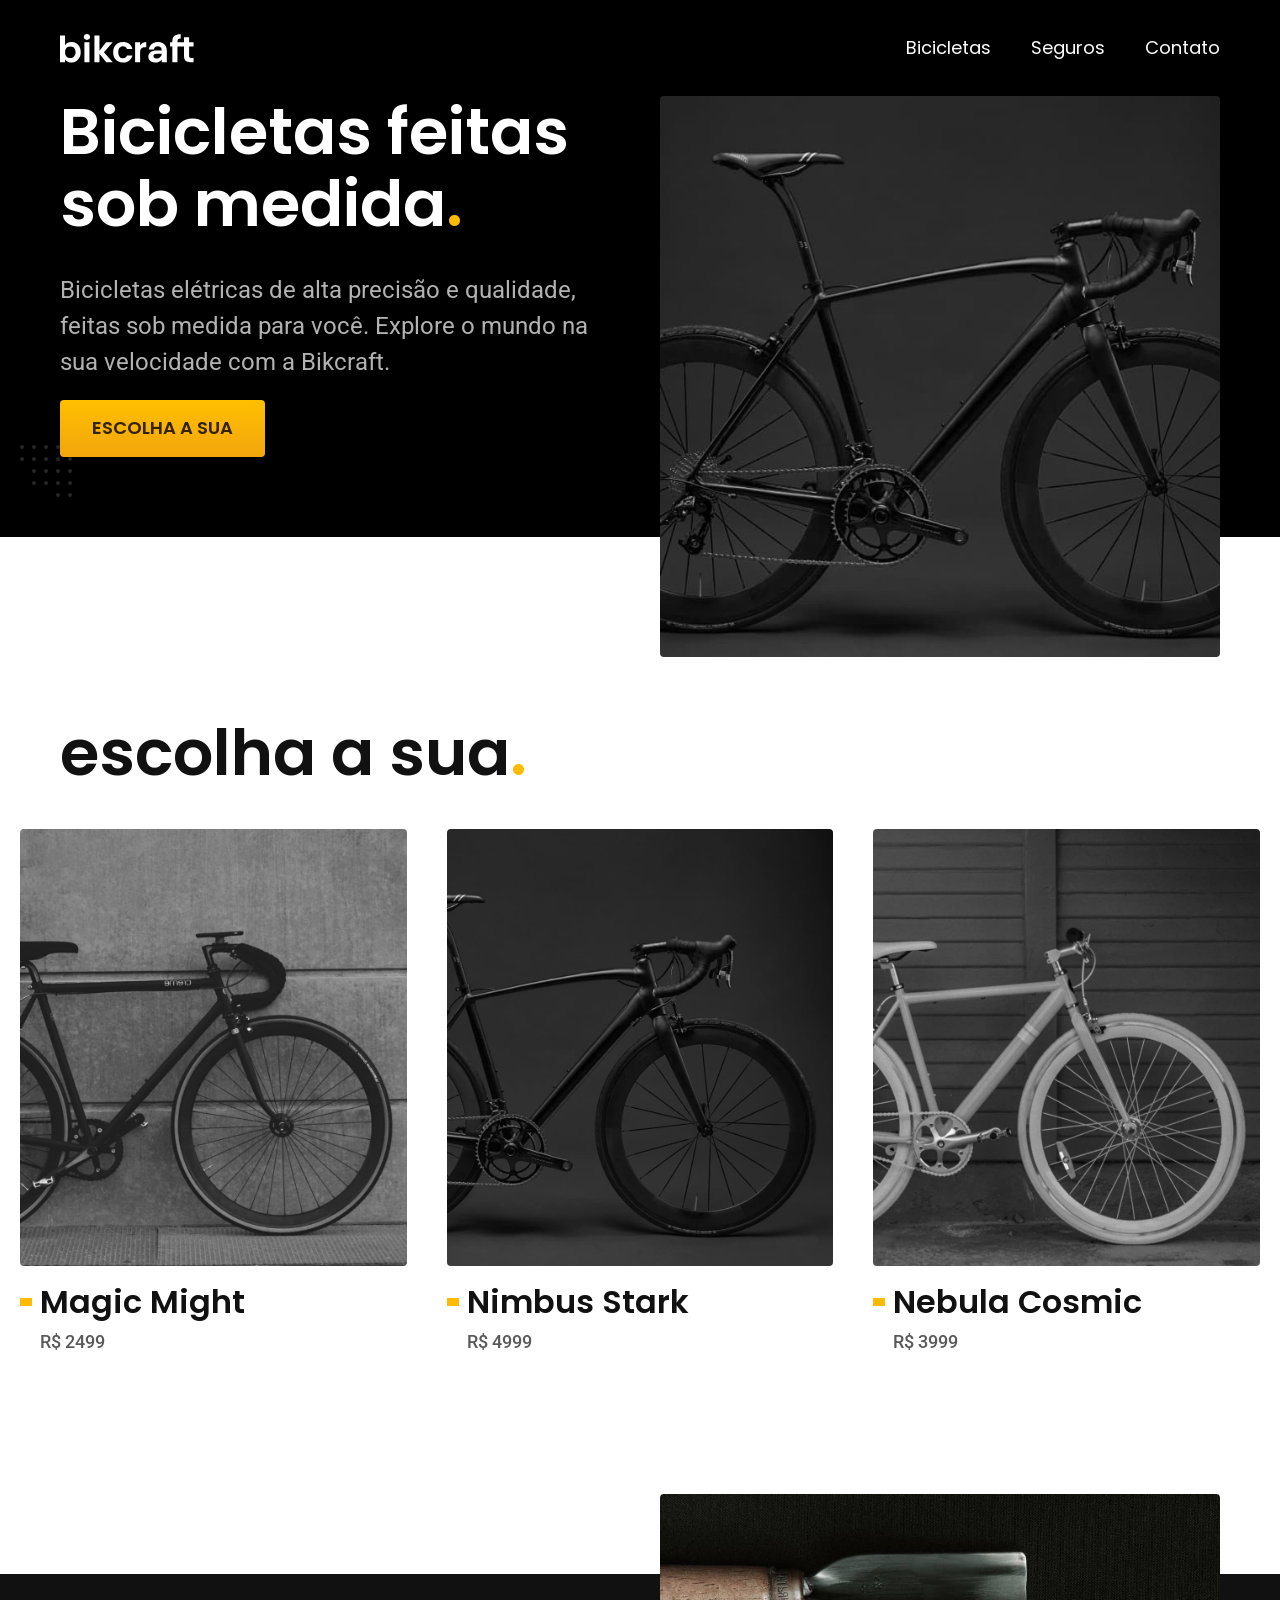
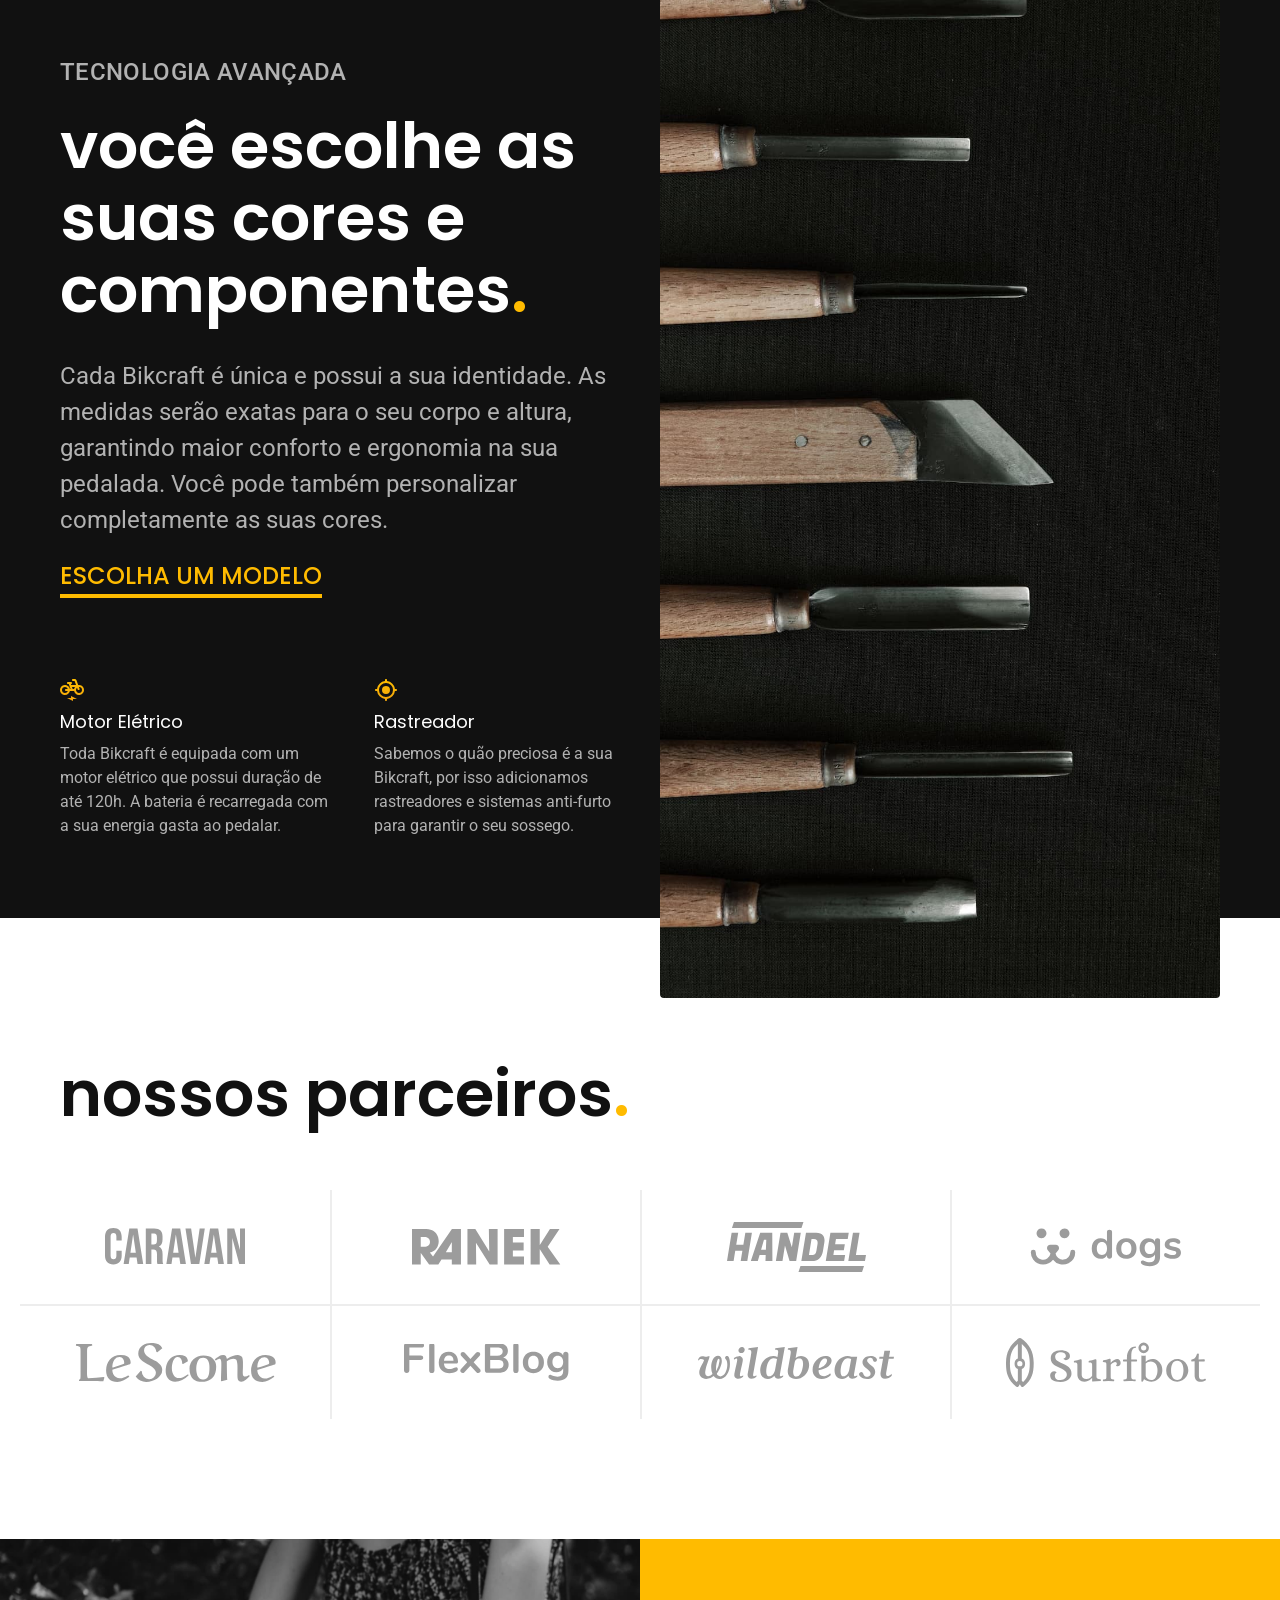
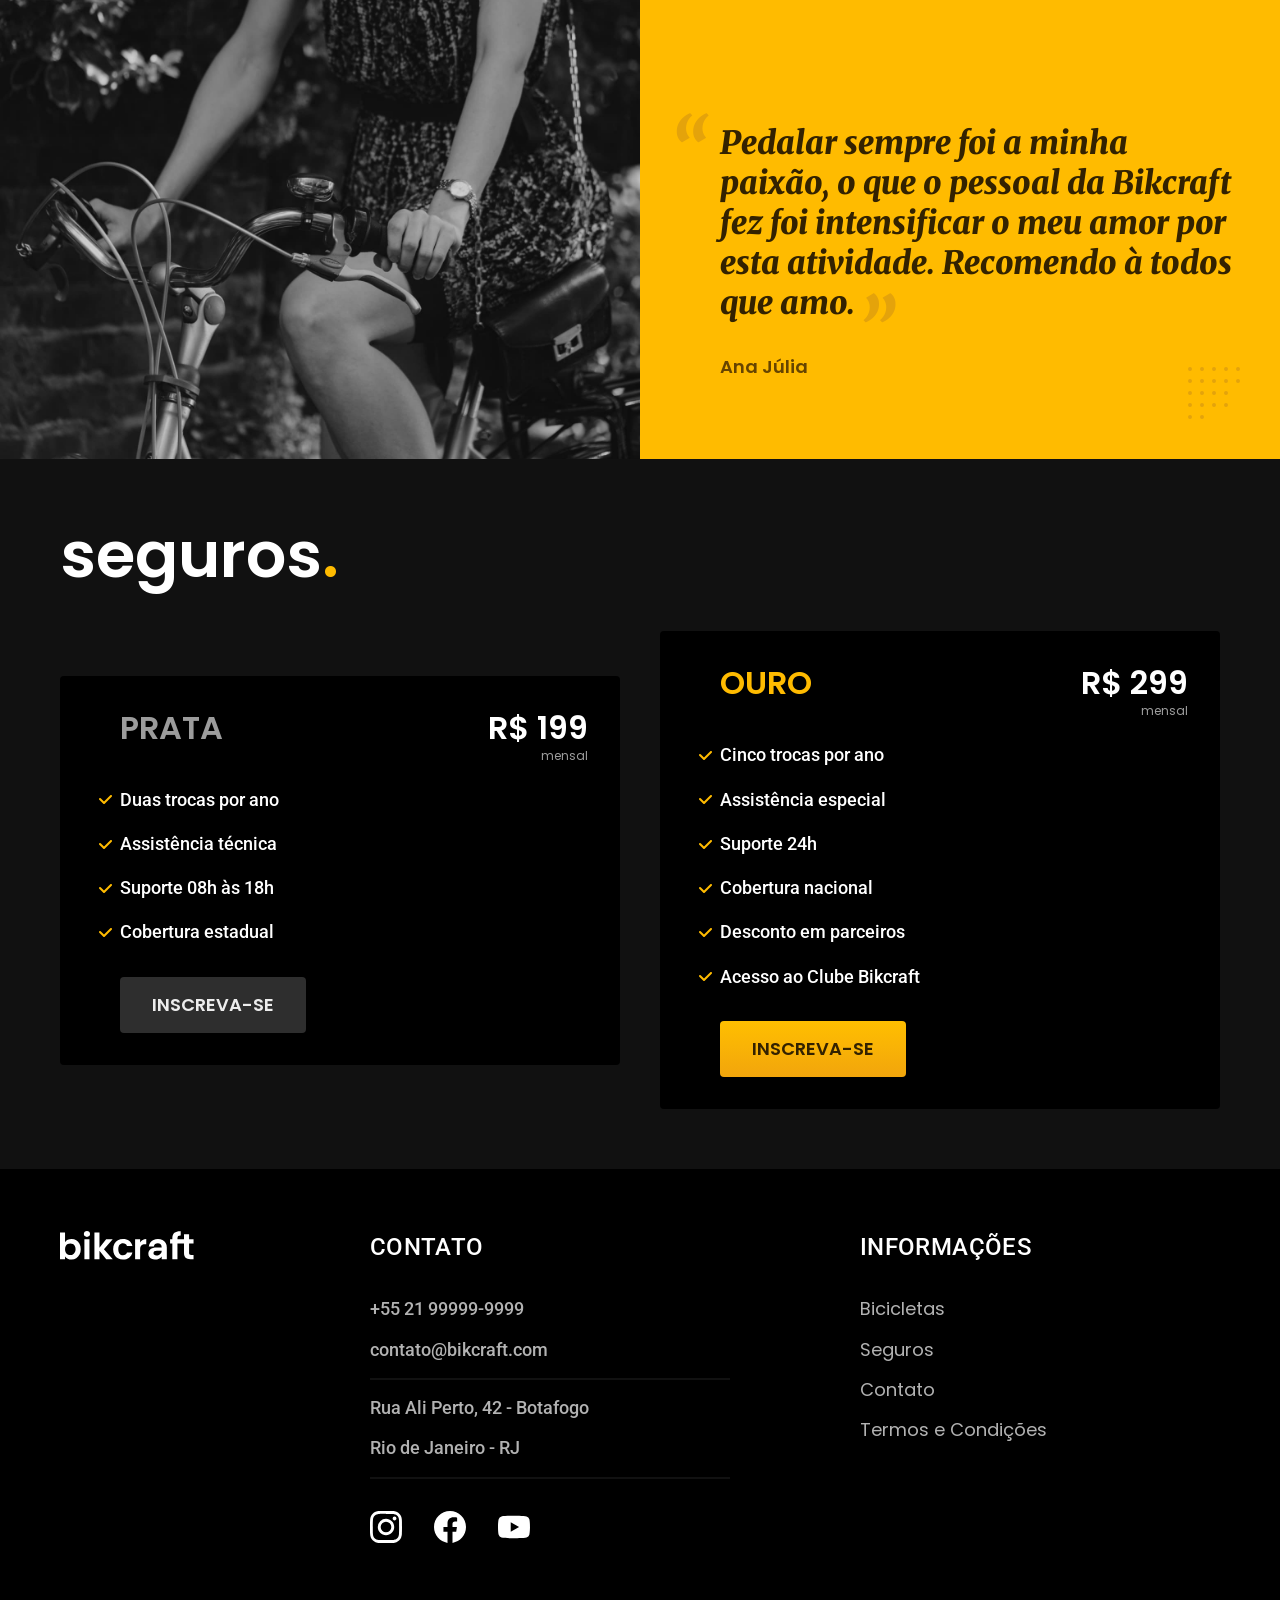
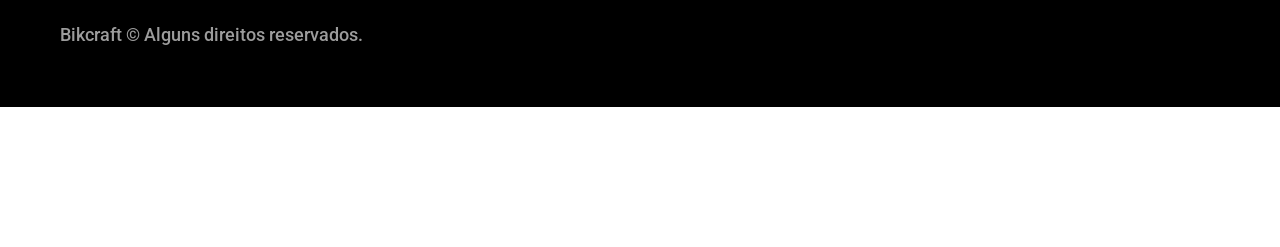
<file: index.html>
<!DOCTYPE html>
<html lang="pt-br">

<head>
  <meta charset="UTF-8">
  <meta name="viewport" content="width=device-width, initial-scale=1.0">
  <title>Bikcraft - Bicicletas Elétricas</title>
  <meta name="description" content="Bicicletas elétricas de alta precisão e qualidade, feitas sob medida para você. Explore o mundo na sua velocidade com a Bikcraft.">
  <link rel="icon" href="./favicon.svg" type="image/svg+xml">
  <link rel="preload" href="./css/style.min.css" as="style">
  <link rel="stylesheet" href="./css/style.min.css">
  <link rel="preconnect" href="https://fonts.googleapis.com">
  <link rel="preconnect" href="https://fonts.gstatic.com" crossorigin>
  <link href="https://fonts.googleapis.com/css2?family=Merriweather:ital,wght@1,900&family=Poppins:wght@500;600&family=Roboto:wght@400;500&display=swap" rel="stylesheet">
  <script>document.documentElement.classList.add('js');</script>
</head>

<body>
  <header class="header-bg">
    <div class="header container">
      <a href="./">
        <img src="./img/bikcraft.svg" width="136" height="32" alt="Bikcraft">
      </a>
      <nav aria-label="primaria">
        <ul class="header-menu font-1-m cor-0">
          <li><a href="./bicicletas.html">Bicicletas</a></li>
          <li><a href="./seguros.html">Seguros</a></li>
          <li><a href="./contato.html">Contato</a></li>
        </ul>
      </nav>
    </div>
  </header>
  <main class="introducao-bg">
    <div class="introducao container">
      <div class="introducao-conteudo">
        <h1 class="font-1-xxl cor-0">Bicicletas feitas sob medida<span class="cor-p1">.</span></h1>
        <p class="font-2-l cor-5">Bicicletas elétricas de alta precisão e qualidade, feitas sob medida para você. Explore o mundo na sua velocidade com a Bikcraft.</p>
        <a class="botao" href="./bicicletas.html">Escolha a sua</a>
      </div>
      <picture>
        <source media="(max-width: 800px)" srcset="./img/bicicletas/nimbus.jpg">
        <img src="./img/fotos/introducao.jpg" width="1280" height="1600" alt="Bicicleta elétrica preta">
      </picture>
    </div>
  </main>
  <article class="bicicletas-lista">
    <h2 class="container font-1-xxl">escolha a sua<span class="cor-p1">.</span></h2>
    <ul>
      <li>
        <a href="./bicicletas/magic.html">
          <img src="./img/bicicletas/magic-home.jpg" width="920" height="1040" alt="Bicicleta preta">
          <h3 class="font-1-xl">Magic Might</h3>
          <span class="font-2-m cor-8">R$ 2499</span>
        </a>
      </li>
      <li>
        <a href="./bicicletas/nimbus.html">
          <img src="./img/bicicletas/nimbus-home.jpg" width="920" height="1040" alt="Bicicleta preta">
          <h3 class="font-1-xl">Nimbus Stark</h3>
          <span class="font-2-m cor-8">R$ 4999</span>
        </a>
      </li>
      <li>
        <a href="./bicicletas/nebula.html">
          <img src="./img/bicicletas/nebula-home.jpg" width="920" height="1040" alt="Bicicleta preta">
          <h3 class="font-1-xl">Nebula Cosmic</h3>
          <span class="font-2-m cor-8">R$ 3999</span>
        </a>
      </li>
    </ul>
  </article>
  <article class="tecnologia-bg">
    <div class="tecnologia container">
      <div class="tecnologia-conteudo">
        <span class="font-2-l-b cor-5">Tecnologia Avançada</span>
        <h2 class="font-1-xxl cor-0">você escolhe as suas cores e componentes<span class="cor-p1">.</span></h2>
        <p class="font-2-l cor-5">Cada Bikcraft é única e possui a sua identidade. As medidas serão exatas para o seu corpo e altura, garantindo maior conforto e ergonomia na sua pedalada. Você pode também personalizar completamente as suas cores.</p>
        <a class="link" href="./bicicletas.html">Escolha um modelo</a>
        <div class="tecnologia-vantagens">
          <div>
            <img src="./img/icones/eletrica.svg" width="24" height="24" alt="">
            <h3 class="font-1-m cor-0">Motor Elétrico</h3>
            <p class="font-2-s cor-5">Toda Bikcraft é equipada com um motor elétrico que possui duração de até 120h. A bateria é recarregada com a sua energia gasta ao pedalar.</p>
          </div>
          <div>
            <img src="./img/icones/rastreador.svg" width="24" height="24" alt="">
            <h3 class="font-1-m cor-0">Rastreador</h3>
            <p class="font-2-s cor-5">Sabemos o quão preciosa é a sua Bikcraft, por isso adicionamos rastreadores e sistemas anti-furto para garantir o seu sossego.</p>
          </div>
        </div>
      </div>
      <div class="tecnologia-imagem">
        <img src="./img/fotos/tecnologia.jpg" width="1200" height="1920" alt="">
      </div>
    </div>
  </article>
  <section class="parceiros" aria-label="Nossos Parceiros">
    <h2 class="container font-1-xxl">nossos parceiros<span class="cor-p1">.</span></h2>
    <ul>
      <li>
        <img src="./img/parceiros/caravan.svg" width="140" height="38" alt="caravan">
      </li>
      <li>
        <img src="./img/parceiros/ranek.svg" width="149" height="36" alt="ranek">
      </li>
      <li>
        <img src="./img/parceiros/handel.svg" width="139" height="50" alt="handel">
      </li>
      <li>
        <img src="./img/parceiros/dogs.svg" width="152" height="39" alt="dogs">
      </li>
      <li>
        <img src="./img/parceiros/lescone.svg" width="201" height="41" alt="lescone">
      </li>
      <li>
        <img src="./img/parceiros/flexblog.svg" width="165" height="38" alt="flexblog">
      </li>
      <li>
        <img src="./img/parceiros/wildbeast.svg" width="196" height="34" alt="wildbeast">
      </li>
      <li>
        <img src="./img/parceiros/surfbot.svg" width="200" height="49" alt="surfbot">
      </li>

    </ul>
  </section>
  <section class="depoimento" aria-label="Depoimento">
    <div>
      <img src="./img/fotos/depoimento.jpg" width="1560" height="1360" alt="Pessoa pedalando uma bicicleta Bikcraft">
    </div>
    <div class="depoimento-conteudo">
      <blockquote class="font-1-xl cor-p5">
        <p>Pedalar sempre foi a minha paixão, o que o pessoal da Bikcraft fez foi intensificar o meu amor por esta atividade. Recomendo à todos que amo.</p>
      </blockquote>
      <span class="font-1-m-b cor-p4">Ana Júlia</span>
    </div>
  </section>
  <article class="seguros-bg">
    <div class="seguros container">
      <h2 class="font-1-xxl cor-0">seguros<span class="cor-p1">.</span></h2>
      <div class="seguros-item">
        <h3 class="font-1-xl cor-6">PRATA</h3>
        <span class="font-1-xl cor-0">R$ 199 <span class="font-1-xs cor-6">mensal</span></span>
        <ul class="font-2-m cor-0">
          <li>Duas trocas por ano</li>
          <li>Assistência técnica</li>
          <li>Suporte 08h às 18h</li>
          <li>Cobertura estadual</li>
        </ul>
        <a class="botao secundario" href="./orcamento.html?tipo=seguro&produto=prata">Inscreva-se</a>
      </div>
      <div class="seguros-item">
        <h3 class="font-1-xl cor-p1">OURO</h3>
        <span class="font-1-xl cor-0">R$ 299 <span class="font-1-xs cor-6">mensal</span></span>
        <ul class="font-2-m cor-0">
          <li>Cinco trocas por ano</li>
          <li>Assistência especial</li>
          <li>Suporte 24h</li>
          <li>Cobertura nacional</li>
          <li>Desconto em parceiros</li>
          <li>Acesso ao Clube Bikcraft</li>
        </ul>
        <a class="botao" href="./orcamento.html?tipo=seguro&produto=ouro">Inscreva-se</a>
      </div>
    </div>
  </article>
  <footer class="footer-bg">
    <div class="footer container">
      <img src="./img/bikcraft.svg" width="136" height="32" alt="Bikcraft">
      <div class="footer-contato">
        <h3 class="font-2-l-b cor-0">Contato</h3>
        <ul class="font-2-m cor-5">
          <li><a href="tel:+5521999999999">+55 21 99999-9999</a></li>
          <li><a href="mailto:contato@bikcraft.com">contato@bikcraft.com</a></li>
          <li>Rua Ali Perto, 42 - Botafogo</li>
          <li>Rio de Janeiro - RJ</li>
        </ul>
        <div class="footer-redes">
          <a href="./">
            <img src="./img/redes/instagram.svg" width="32" height="32" alt="Instagram">
          </a>
          <a href="./">
            <img src="./img/redes/facebook.svg" width="32" height="32" alt="Facebook">
          </a>
          <a href="./">
            <img src="./img/redes/youtube.svg" width="32" height="32" alt="Youtube">
          </a>
        </div>
      </div>
      <div class="footer-informacoes">
        <h3 class="font-2-l-b cor-0">Informações</h3>
        <nav>
          <ul class="font-1-m cor-5">
            <li><a href="./bicicletas.html">Bicicletas</a></li>
            <li><a href="./seguros.html">Seguros</a></li>
            <li><a href="./contato.html">Contato</a></li>
            <li><a href="./termos.html">Termos e Condições</a></li>
          </ul>
        </nav>
      </div>
      <p class="footer-copy font-2-m cor-6">Bikcraft © Alguns direitos reservados.</p>
    </div>
  </footer>
  <!-- <script src="./js/plugins/simple-anime.js"></script> -->
  <script src="./js/script.js"></script>
</body>

</html>
</file>
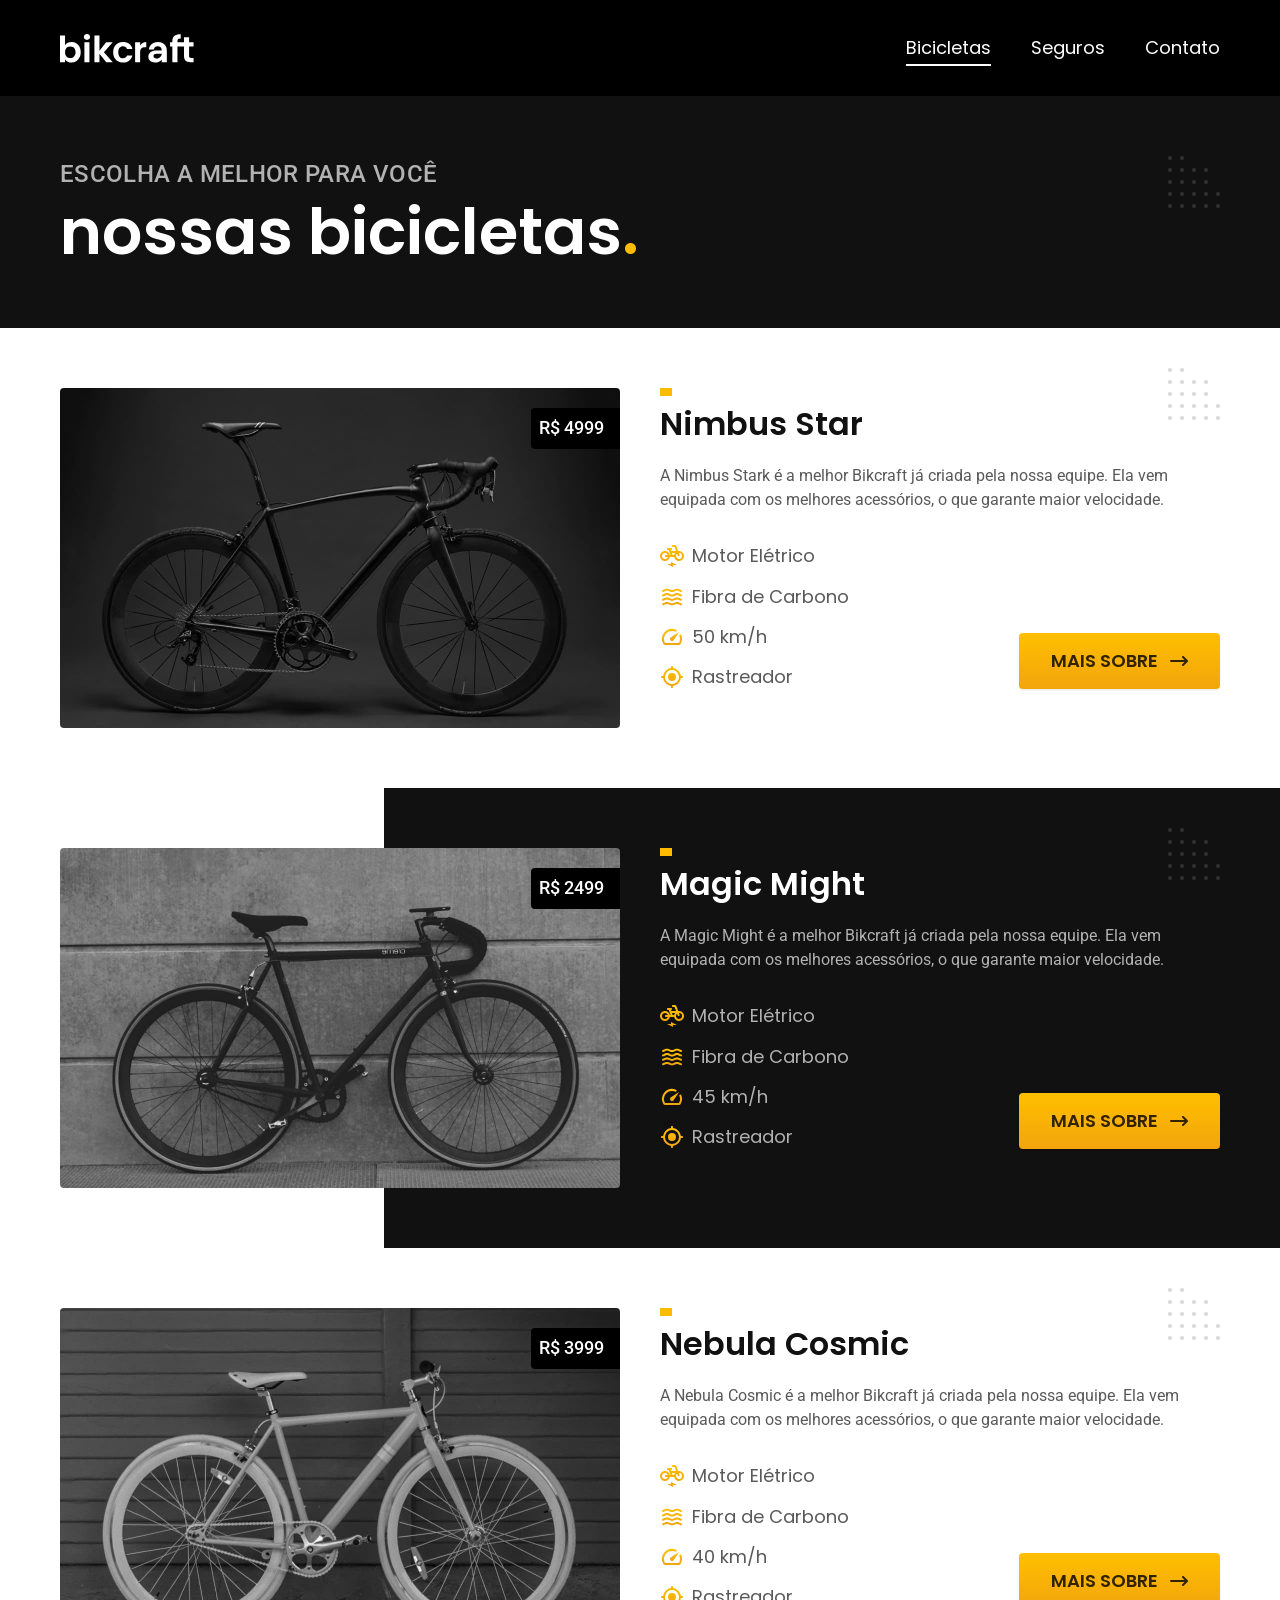
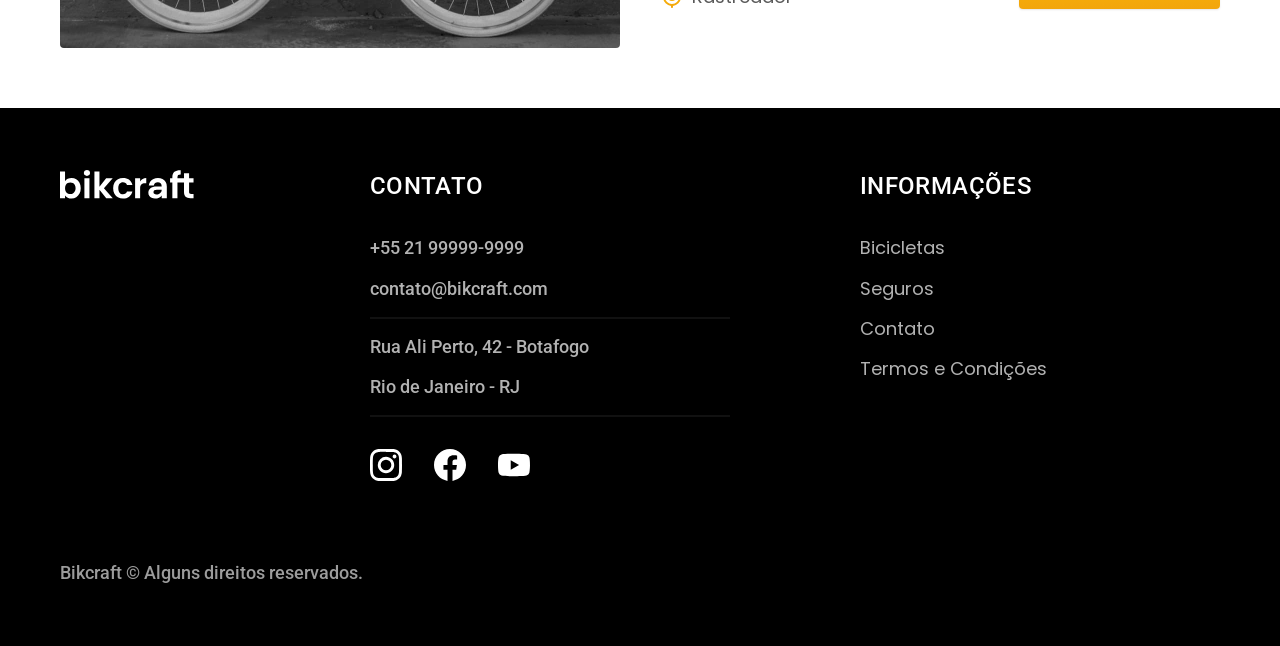
<file: bicicletas.html>
<!DOCTYPE html>
<html lang="pt-br">

<head>
  <meta charset="UTF-8">
  <meta name="viewport" content="width=device-width, initial-scale=1.0">
  <title>Bicicletas | Bikcraft</title>
  <link rel="icon" href="./favicon.svg" type="image/svg+xml">
  <meta name="description" content="Bicicletas.">
  <link rel="preload" href="./css/style.min.css" as="style">
  <link rel="stylesheet" href="./css/style.min.css">
  <link rel="preconnect" href="https://fonts.googleapis.com">
  <link rel="preconnect" href="https://fonts.gstatic.com" crossorigin>
  <link href="https://fonts.googleapis.com/css2?family=Merriweather:ital,wght@1,900&family=Poppins:wght@500;600&family=Roboto:wght@400;500&display=swap" rel="stylesheet">
  <script>document.documentElement.classList.add('js');</script>
</head>

<body id="bicicletas">
  <header class="header-bg">
    <div class="header container">
      <a href="./">
        <img src="./img/bikcraft.svg" alt="Bikcraft">
      </a>
      <nav aria-label="primaria">
        <ul class="header-menu font-1-m cor-0">
          <li><a href="./bicicletas.html">Bicicletas</a></li>
          <li><a href="./seguros.html">Seguros</a></li>
          <li><a href="./contato.html">Contato</a></li>
        </ul>
      </nav>
    </div>
  </header>

  <main>
    <div class="titulo-bg">
      <div class="titulo container">
        <p class="font-2-l-b cor-5">Escolha a melhor para você</p>
        <h1 class="font-1-xxl cor-0">nossas bicicletas<span class="cor-p1">.</span></h1>
      </div>
    </div>

    <div class="bicicletas container">
      <div class="bicicletas-imagem">
        <img src="./img/bicicletas/nimbus.jpg" alt="Bicicleta preta">
        <span class="font-2-m cor-0">R$ 4999</span>
      </div>
      <div class="bicicletas-conteudo">
        <h2 class="font-1-xl">Nimbus Star</h2>
        <p class="font-2-s cor-8">A Nimbus Stark é a melhor Bikcraft já criada pela nossa equipe. Ela vem equipada com os melhores acessórios, o que garante maior velocidade.</p>
        <ul class="font-1-m cor-8">
          <li><img src="./img/icones/eletrica.svg" alt="">Motor Elétrico</li>
          <li><img src="./img/icones/carbono.svg" alt="">Fibra de Carbono</li>
          <li><img src="./img/icones/velocidade.svg" alt="">50 km/h</li>
          <li><img src="./img/icones/rastreador.svg" alt="">Rastreador</li>
        </ul>
        <a class="botao seta" href="./bicicletas/nimbus.html">Mais sobre</a>
      </div>
    </div>

    <div class="bicicletas-bg">
      <div class="bicicletas container">
        <div class="bicicletas-imagem">
          <img src="./img/bicicletas/magic.jpg" alt="Bicicleta preta">
          <span class="font-2-m cor-0">R$ 2499</span>
        </div>
        <div class="bicicletas-conteudo">
          <h2 class="font-1-xl cor-0">Magic Might</h2>
          <p class="font-2-s cor-5">A Magic Might é a melhor Bikcraft já criada pela nossa equipe. Ela vem equipada com os melhores acessórios, o que garante maior velocidade.</p>
          <ul class="font-1-m cor-5">
            <li><img src="./img/icones/eletrica.svg" alt="">Motor Elétrico</li>
            <li><img src="./img/icones/carbono.svg" alt="">Fibra de Carbono</li>
            <li><img src="./img/icones/velocidade.svg" alt="">45 km/h</li>
            <li><img src="./img/icones/rastreador.svg" alt="">Rastreador</li>
          </ul>
          <a class="botao seta" href="./bicicletas/magic.html">Mais sobre</a>
        </div>
      </div>
    </div>

    <div class="bicicletas container">
      <div class="bicicletas-imagem">
        <img src="./img/bicicletas/nebula.jpg" alt="Bicicleta preta">
        <span class="font-2-m cor-0">R$ 3999</span>
      </div>
      <div class="bicicletas-conteudo">
        <h2 class="font-1-xl">Nebula Cosmic</h2>
        <p class="font-2-s cor-8">A Nebula Cosmic é a melhor Bikcraft já criada pela nossa equipe. Ela vem equipada com os melhores acessórios, o que garante maior velocidade.</p>
        <ul class="font-1-m cor-8">
          <li><img src="./img/icones/eletrica.svg" alt="">Motor Elétrico</li>
          <li><img src="./img/icones/carbono.svg" alt="">Fibra de Carbono</li>
          <li><img src="./img/icones/velocidade.svg" alt="">40 km/h</li>
          <li><img src="./img/icones/rastreador.svg" alt="">Rastreador</li>
        </ul>
        <a class="botao seta" href="./bicicletas/nebula.html">Mais sobre</a>
      </div>
    </div>
  </main>
  <footer class="footer-bg">
    <div class="footer container">
      <img src="./img/bikcraft.svg" alt="Bikcraft">
      <div class="footer-contato">
        <h3 class="font-2-l-b cor-0">Contato</h3>
        <ul class="font-2-m cor-5">
          <li><a href="tel:+5521999999999">+55 21 99999-9999</a></li>
          <li><a href="mailto:contato@bikcraft.com">contato@bikcraft.com</a></li>
          <li>Rua Ali Perto, 42 - Botafogo</li>
          <li>Rio de Janeiro - RJ</li>
        </ul>
        <div class="footer-redes">
          <a href="./">
            <img src="./img/redes/instagram.svg" alt="Instagram">
          </a>
          <a href="./">
            <img src="./img/redes/facebook.svg" alt="Facebook">
          </a>
          <a href="./">
            <img src="./img/redes/youtube.svg" alt="Youtube">
          </a>
        </div>
      </div>
      <div class="footer-informacoes">
        <h3 class="font-2-l-b cor-0">Informações</h3>
        <nav>
          <ul class="font-1-m cor-5">
            <li><a href="./bicicletas.html">Bicicletas</a></li>
            <li><a href="./seguros.html">Seguros</a></li>
            <li><a href="./contato.html">Contato</a></li>
            <li><a href="./termos.html">Termos e Condições</a></li>
          </ul>
        </nav>
      </div>
      <p class="footer-copy font-2-m cor-6">Bikcraft © Alguns direitos reservados.</p>
    </div>
  </footer>
  <script src="./js/script.js"></script>
</body>

</html>
</file>
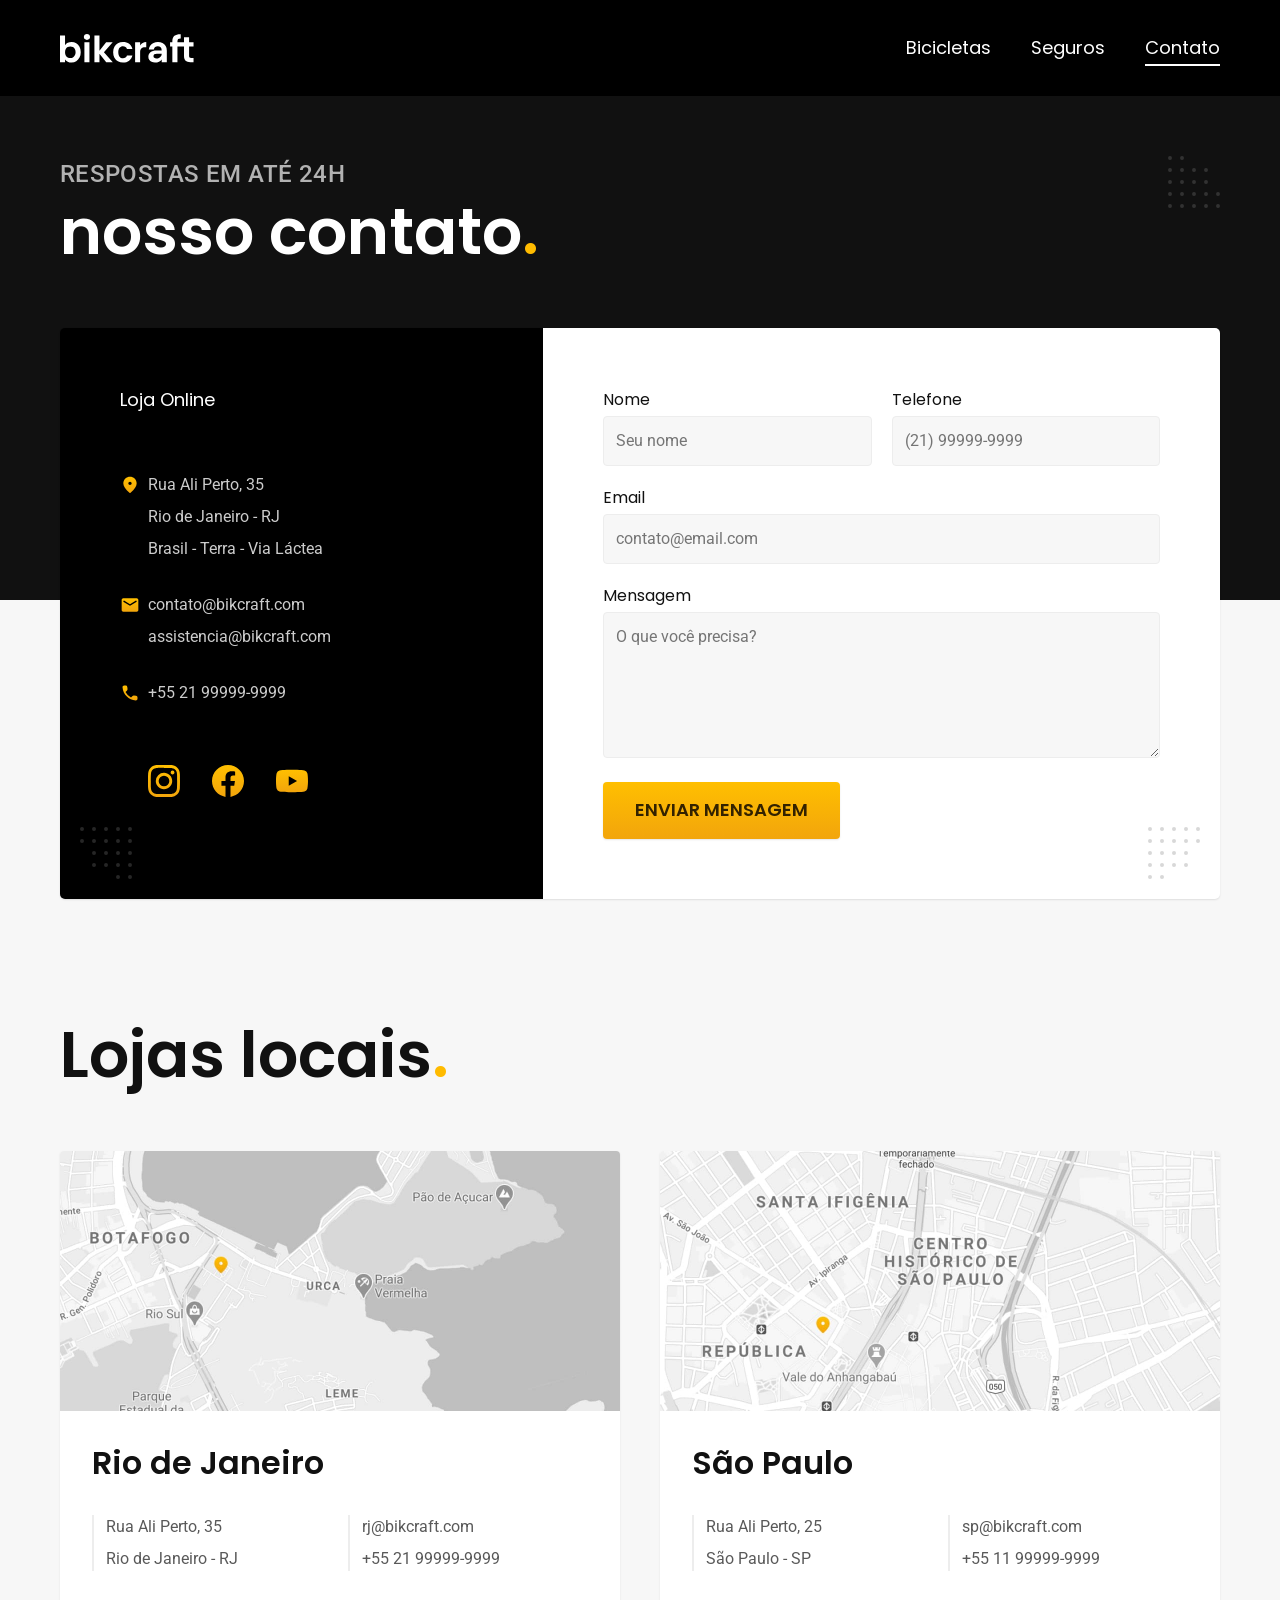
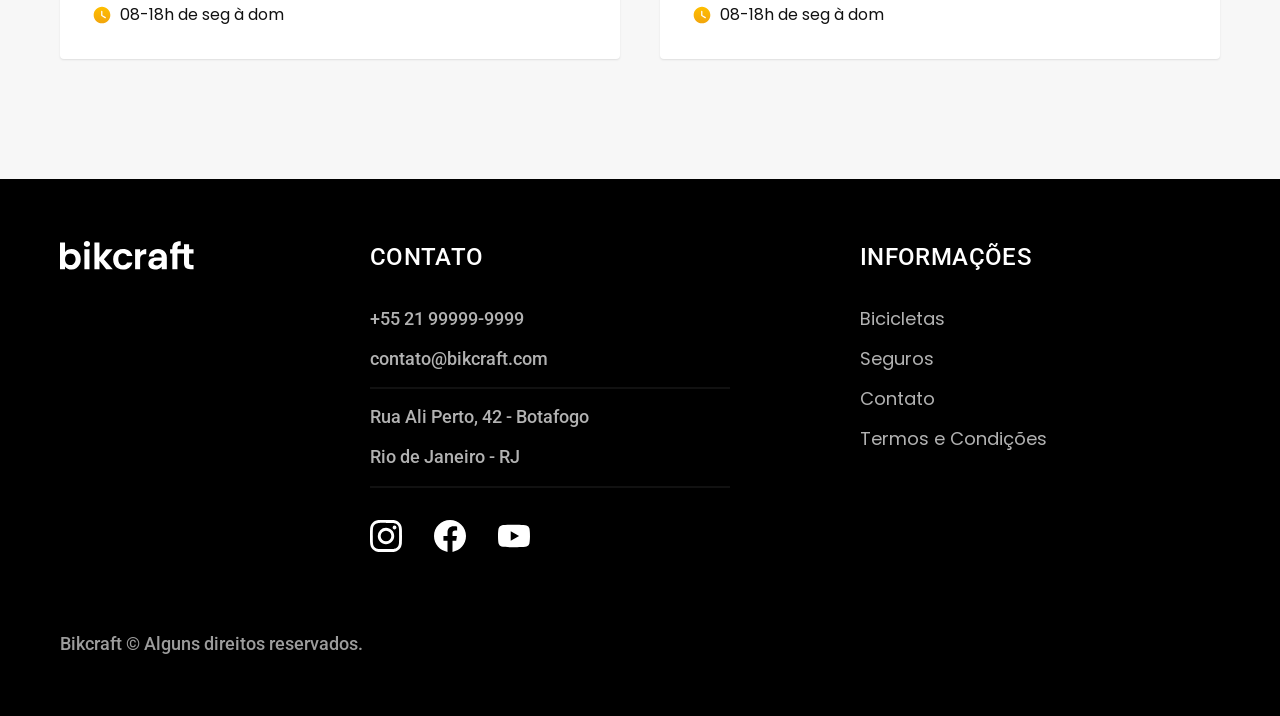
<file: contato.html>
<!DOCTYPE html>
<html lang="pt-br">

<head>
  <meta charset="UTF-8">
  <meta name="viewport" content="width=device-width, initial-scale=1.0">
  <title>Contato | Bikcraft</title>
  <meta name="description" content="Contato.">
  <link rel="icon" href="./favicon.svg" type="image/svg+xml">
  <link rel="preload" href="./css/style.min.css" as="style">
  <link rel="stylesheet" href="./css/style.min.css">
  <link rel="preconnect" href="https://fonts.googleapis.com">
  <link rel="preconnect" href="https://fonts.gstatic.com" crossorigin>
  <link href="https://fonts.googleapis.com/css2?family=Merriweather:ital,wght@1,900&family=Poppins:wght@500;600&family=Roboto:wght@400;500&display=swap" rel="stylesheet">
  <script>document.documentElement.classList.add('js');</script>
</head>

<body id="contato">
  <header class="header-bg">
    <div class="header container">
      <a href="./">
        <img src="./img/bikcraft.svg" alt="Bikcraft">
      </a>
      <nav aria-label="primaria">
        <ul class="header-menu font-1-m cor-0">
          <li><a href="./bicicletas.html">Bicicletas</a></li>
          <li><a href="./seguros.html">Seguros</a></li>
          <li><a href="./contato.html">Contato</a></li>
        </ul>
      </nav>
    </div>
  </header>
  <main>
    <div class="titulo-bg">
      <div class="titulo container">
        <p class="font-2-l-b cor-5">Respostas em até 24h</p>
        <h1 class="font-1-xxl cor-0">nosso contato<span class="cor-p1">.</span></h1>
      </div>
    </div>
    <div class="contato container">
      <section class="contato-dados" aria-label="Endereço">
        <h2 class="font-1-m cor-0">Loja Online</h2>
        <div class="contato-endereco font-2-s cor-4">
          <p>Rua Ali Perto, 35</p>
          <p>Rio de Janeiro - RJ</p>
          <p>Brasil - Terra - Via Láctea</p>
        </div>
        <address class="contato-meios font-2-s cor-4">
          <a href="mailto:contato@bikcraft.com">contato@bikcraft.com</a>
          <a href="mailto:assistencia@bikcraft.com">assistencia@bikcraft.com</a>
          <a href="tel:+5521999999999">+55 21 99999-9999</a>
        </address>
        <div class="contato-redes">
          <a href="./">
            <img src="./img/redes/instagram-p.svg" alt="Instagram">
          </a>
          <a href="./">
            <img src="./img/redes/facebook-p.svg" alt="Facebook">
          </a>
          <a href="./">
            <img src="./img/redes/youtube-p.svg" alt="Youtube">
          </a>
        </div>
      </section>
      <section class="contato-formulario" aria-label="Formulario">
        <form class="form" action="./contato.html">
          <div>
            <label for="nome">Nome</label>
            <input type="text" id="nome" name="nome" placeholder="Seu nome">
          </div>
          <div>
            <label for="telefone">Telefone</label>
            <input type="text" id="telefone" name="telefone" placeholder="(21) 99999-9999">
          </div>
          <div class="col-2">
            <label for="email">Email</label>
            <input type="email" id="email" name="email" placeholder="contato@email.com">
          </div>
          <div class="col-2">
            <label for="mensagem">Mensagem</label>
            <textarea rows="5" id="mensagem" name="mensagem" placeholder="O que você precisa?"></textarea>
            <button class="botao col-2">Enviar Mensagem</button>
          </div>
        </form>
      </section>
    </div>
  </main>
  <article class="lojas container">
    <h2 class="font-1-xxl">Lojas locais<span class="cor-p1">.</span></h2>
    <div class="lojas-item">
      <img src="./img/lojas/rj.jpg" alt="mapa marcando o endereço em Rua Ali Perto, 35 - Rio de Janeiro - RJ">
      <div class="lojas-conteudo">
        <h3 class="font-1-xl">Rio de Janeiro</h3>
        <div class="lojas-dados font-2-s cor-8">
          <p>Rua Ali Perto, 35</p>
          <p>Rio de Janeiro - RJ</p>
        </div>
        <div class="lojas-dados font-2-s cor-8">
          <a href="mailto:rj@bikcraft.com">rj@bikcraft.com</a>
          <a href="tel:+5521999999999">+55 21 99999-9999</a>
        </div>
        <p class="lojas-tempo font-1-s"><img src="./img/icones/horario.svg" alt="">08-18h de seg à dom</p>
      </div>
    </div>
    <div class=" lojas-item">
      <img src="./img/lojas/sp.jpg" alt="mapa marcando o endereço em Rua Ali Perto, 35 - São Paulo - SP">
      <div class="lojas-conteudo">
        <h3 class="font-1-xl">São Paulo</h3>
        <div class="lojas-dados font-2-s cor-8">
          <p>Rua Ali Perto, 25</p>
          <p>São Paulo - SP</p>
        </div>
        <div class="lojas-dados font-2-s cor-8">
          <a href="mailto:sp@bikcraft.com">sp@bikcraft.com</a>
          <a href="tel:+5511999999999">+55 11 99999-9999</a>
        </div>
        <p class="lojas-tempo font-1-s"><img src="./img/icones/horario.svg" alt="">08-18h de seg à dom</p>
      </div>
    </div>
  </article>
  <footer class="footer-bg">
    <div class="footer container">
      <img src="./img/bikcraft.svg" alt="Bikcraft">
      <div class="footer-contato">
        <h3 class="font-2-l-b cor-0">Contato</h3>
        <ul class="font-2-m cor-5">
          <li><a href="tel:+5521999999999">+55 21 99999-9999</a></li>
          <li><a href="mailto:contato@bikcraft.com">contato@bikcraft.com</a></li>
          <li>Rua Ali Perto, 42 - Botafogo</li>
          <li>Rio de Janeiro - RJ</li>
        </ul>
        <div class="footer-redes">
          <a href="./">
            <img src="./img/redes/instagram.svg" alt="Instagram">
          </a>
          <a href="./">
            <img src="./img/redes/facebook.svg" alt="Facebook">
          </a>
          <a href="./">
            <img src="./img/redes/youtube.svg" alt="Youtube">
          </a>
        </div>
      </div>
      <div class="footer-informacoes">
        <h3 class="font-2-l-b cor-0">Informações</h3>
        <nav>
          <ul class="font-1-m cor-5">
            <li><a href="./bicicletas.html">Bicicletas</a></li>
            <li><a href="./seguros.html">Seguros</a></li>
            <li><a href="./contato.html">Contato</a></li>
            <li><a href="./termos.html">Termos e Condições</a></li>
          </ul>
        </nav>
      </div>
      <p class="footer-copy font-2-m cor-6">Bikcraft © Alguns direitos reservados.</p>
    </div>
  </footer>
  <script src="./js/script.js"></script>
</body>

</html>
</file>
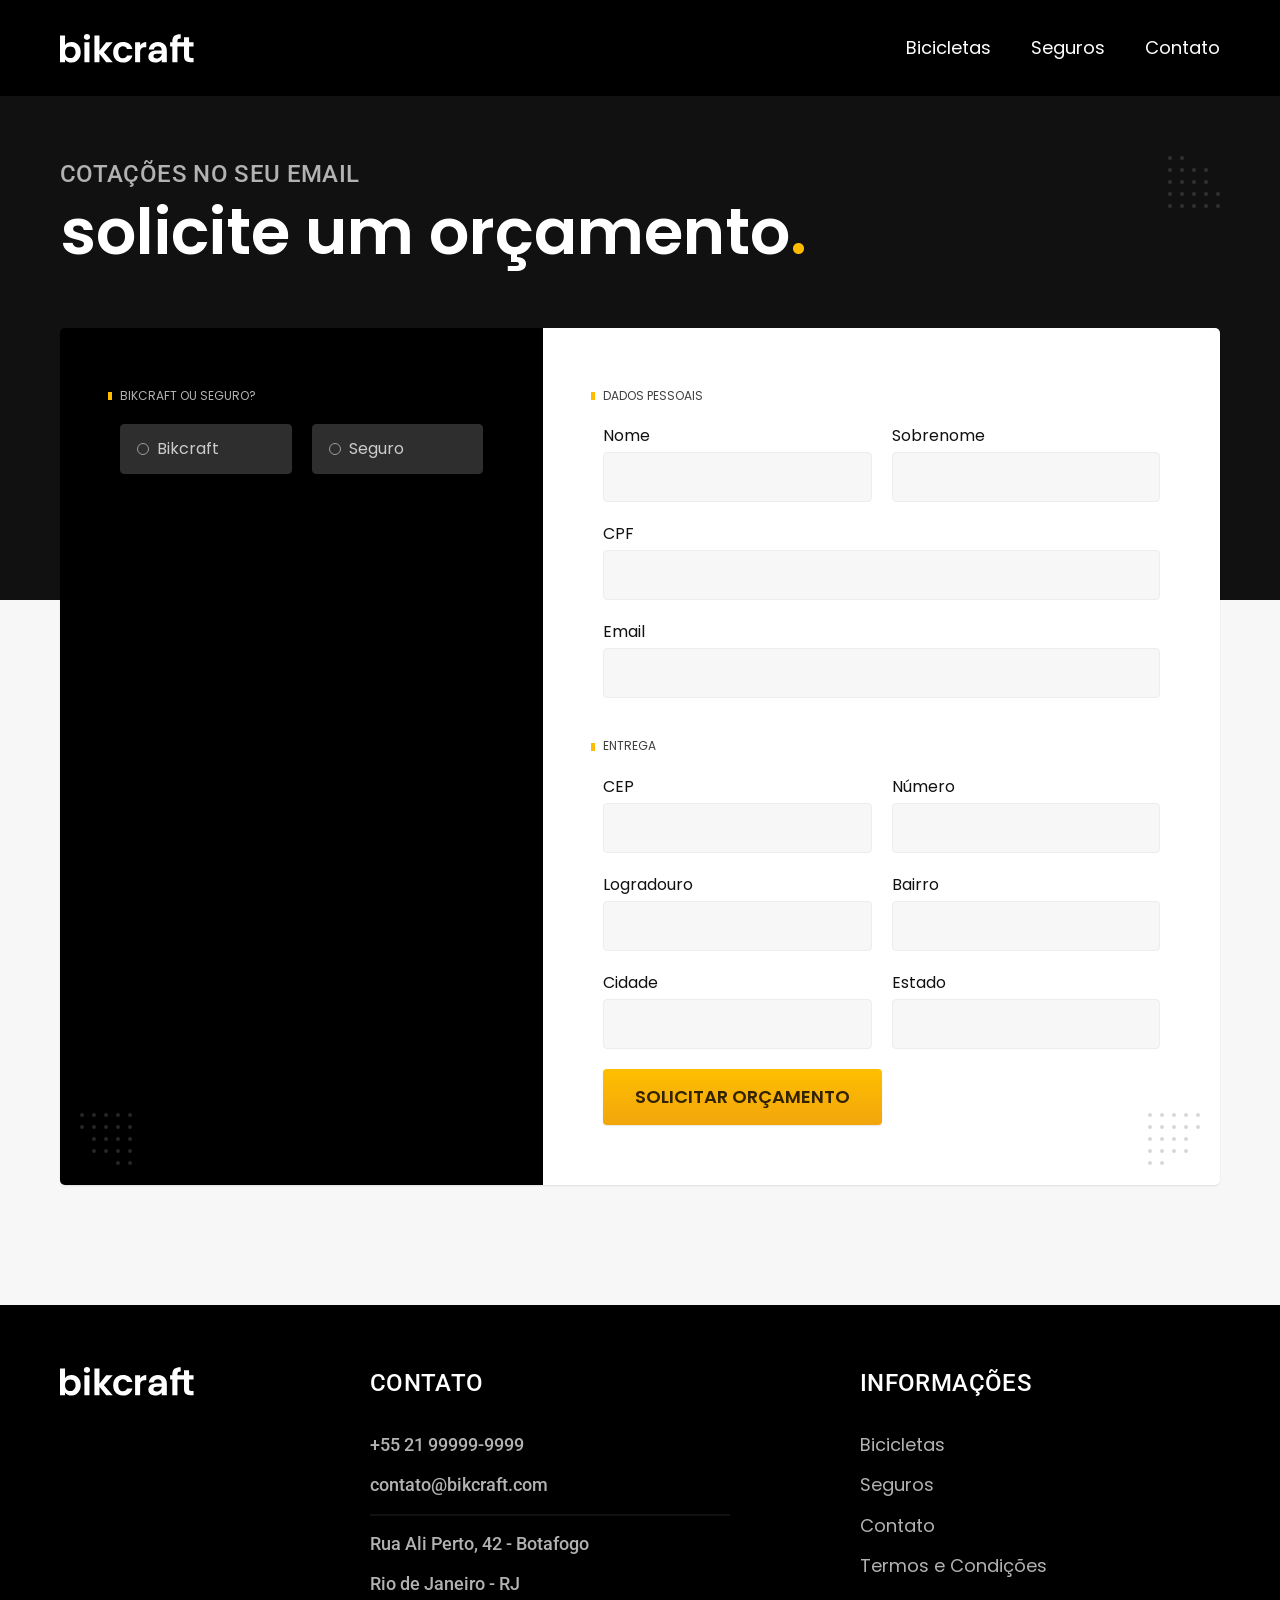
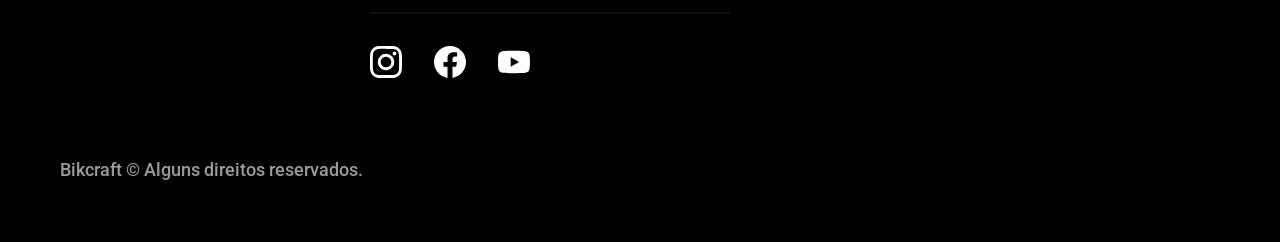
<file: orcamento.html>
<!DOCTYPE html>
<html lang="pt-br">

<head>
  <meta charset="UTF-8">
  <meta name="viewport" content="width=device-width, initial-scale=1.0">
  <title>Orçamento | Bikcraft</title>
  <meta name="description" content="Orçamento.">
  <link rel="icon" href="./favicon.svg" type="image/svg+xml">
  <link rel="preload" href="./css/style.min.css" as="style">
  <link rel="stylesheet" href="./css/style.min.css">
  <link rel="preconnect" href="https://fonts.googleapis.com">
  <link rel="preconnect" href="https://fonts.gstatic.com" crossorigin>
  <link href="https://fonts.googleapis.com/css2?family=Merriweather:ital,wght@1,900&family=Poppins:wght@500;600&family=Roboto:wght@400;500&display=swap" rel="stylesheet">
  <script>document.documentElement.classList.add('js');</script>
</head>

<body id="orcamento">
  <header class="header-bg">
    <div class="header container">
      <a href="./">
        <img src="./img/bikcraft.svg" alt="Bikcraft">
      </a>
      <nav aria-label="primaria">
        <ul class="header-menu font-1-m cor-0">
          <li><a href="./bicicletas.html">Bicicletas</a></li>
          <li><a href="./seguros.html">Seguros</a></li>
          <li><a href="./contato.html">Contato</a></li>
        </ul>
      </nav>
    </div>
  </header>

  <main>
    <div class="titulo-bg">
      <div class="titulo container">
        <p class="font-2-l-b cor-5">Cotações no seu email</p>
        <h1 class="font-1-xxl cor-0">solicite um orçamento<span class="cor-p1">.</span></h1>
      </div>
    </div>
    <form class="orcamento container" action="./">
      <div class="orcamento-produto">
        <h2 class="font-1-xs cor-5">Bikcraft ou Seguro?</h2>
        <input type="radio" name="tipo" value="bikcraft" id="bikcraft">
        <label for="bikcraft">Bikcraft</label>
        <input type="radio" name="tipo" value="seguro" id="seguro">
        <label for="seguro">Seguro</label>

        <div class="orcamento-conteudo" id="orcamento-bikcraft">
          <h2 class="font-1-xs cor-5">Escolha a sua</h2>
          <input type="radio" name="produto" value="nimbus" id="nimbus">
          <label for="nimbus">Nimbus Stark <span>R$ 4999</span></label>
          <div class="orcamento-detalhes">
            <ul class="font-1-xs cor-8">
              <li><img src="./img/icones/eletrica.svg" alt="">Motor Elétrico</li>
              <li><img src="./img/icones/carbono.svg" alt="">Fibra de Carbono</li>
              <li><img src="./img/icones/velocidade.svg" alt="">50 km/h</li>
              <li><img src="./img/icones/rastreador.svg" alt="">Rastreador</li>
            </ul>
            <img src="./img/bicicletas/nimbus.jpg" alt="Bicicleta preta">
          </div>
          <input type="radio" name="produto" value="magic" id="magic">
          <label for="magic">Magic Might <span>R$ 2499</span></label>
          <div class="orcamento-detalhes">
            <ul class="font-1-xs cor-8">
              <li><img src="./img/icones/eletrica.svg" alt="">Motor Elétrico</li>
              <li><img src="./img/icones/carbono.svg" alt="">Fibra de Carbono</li>
              <li><img src="./img/icones/velocidade.svg" alt="">45 km/h</li>
              <li><img src="./img/icones/rastreador.svg" alt="">Rastreador</li>
            </ul>
            <img src="./img/bicicletas/magic.jpg" alt="Bicicleta preta">
          </div>
          <input type="radio" name="produto" value="nebula" id="nebula">
          <label for="nebula">Nebula Cosmic <span>R$ 3999</span></label>
          <div class="orcamento-detalhes">
            <ul class="font-1-xs cor-8">
              <li><img src="./img/icones/eletrica.svg" alt="">Motor Elétrico</li>
              <li><img src="./img/icones/carbono.svg" alt="">Fibra de Carbono</li>
              <li><img src="./img/icones/velocidade.svg" alt="">40 km/h</li>
              <li><img src="./img/icones/rastreador.svg" alt="">Rastreador</li>
            </ul>
            <img src="./img/bicicletas/nebula.jpg" alt="Bicicleta preta">
          </div>
        </div>

        <div class="orcamento-conteudo" id="orcamento-seguro">
          <h2 class="font-1-xs cor-5">Escolha o plano</h2>
          <input type="radio" name="produto" value="prata" id="prata">
          <label for="prata">Prata <span>R$ 199</span></label>
          <input type="radio" name="produto" value="ouro" id="ouro">
          <label for="ouro">Ouro <span>R$ 299</span></label>

        </div>
      </div>
      <div class="orcamento-dados form">
        <h2 class="font-1-xs cor-9 col-2">dados pessoais</h2>
        <div>
          <label for="nome">Nome</label>
          <input type="text" id="nome" name="nome">
        </div>
        <div>
          <label for="sobrenome">Sobrenome</label>
          <input type="text" id="sobrenome" name="sobrenome">
        </div>
        <div class="col-2">
          <label for="cpf">CPF</label>
          <input type="text" id="cpf" name="cpf">
        </div>
        <div class="col-2">
          <label for="email">Email</label>
          <input type="email" id="email" name="email">
        </div>
        <h2 class="font-1-xs cor-9 col-2">entrega</h2>
        <div>
          <label for="cep">CEP</label>
          <input type="text" id="cep" name="cep">
        </div>
        <div>
          <label for="numero">Número</label>
          <input type="text" id="numero" name="numero">
        </div>
        <div>
          <label for="logradouro">Logradouro</label>
          <input type="text" id="logradouro" name="logradouro">
        </div>
        <div>
          <label for="bairro">Bairro</label>
          <input type="text" id="bairro" name="bairro">
        </div>
        <div>
          <label for="cidade">Cidade</label>
          <input type="text" id="cidade" name="cidade">
        </div>
        <div>
          <label for="estado">Estado</label>
          <input type="text" id="estado" name="estado">
        </div>
        <button class="botao col-2">Solicitar Orçamento</button>
      </div>
    </form>
  </main>
  <footer class="footer-bg">
    <div class="footer container">
      <img src="./img/bikcraft.svg" alt="Bikcraft">
      <div class="footer-contato">
        <h3 class="font-2-l-b cor-0">Contato</h3>
        <ul class="font-2-m cor-5">
          <li><a href="tel:+5521999999999">+55 21 99999-9999</a></li>
          <li><a href="mailto:contato@bikcraft.com">contato@bikcraft.com</a></li>
          <li>Rua Ali Perto, 42 - Botafogo</li>
          <li>Rio de Janeiro - RJ</li>
        </ul>
        <div class="footer-redes">
          <a href="./">
            <img src="./img/redes/instagram.svg" alt="Instagram">
          </a>
          <a href="./">
            <img src="./img/redes/facebook.svg" alt="Facebook">
          </a>
          <a href="./">
            <img src="./img/redes/youtube.svg" alt="Youtube">
          </a>
        </div>
      </div>
      <div class="footer-informacoes">
        <h3 class="font-2-l-b cor-0">Informações</h3>
        <nav>
          <ul class="font-1-m cor-5">
            <li><a href="./bicicletas.html">Bicicletas</a></li>
            <li><a href="./seguros.html">Seguros</a></li>
            <li><a href="./contato.html">Contato</a></li>
            <li><a href="./termos.html">Termos e Condições</a></li>
          </ul>
        </nav>
      </div>
      <p class="footer-copy font-2-m cor-6">Bikcraft © Alguns direitos reservados.</p>
    </div>
  </footer>
  <script src="./js/script.js"></script>
</body>

</html>
</file>
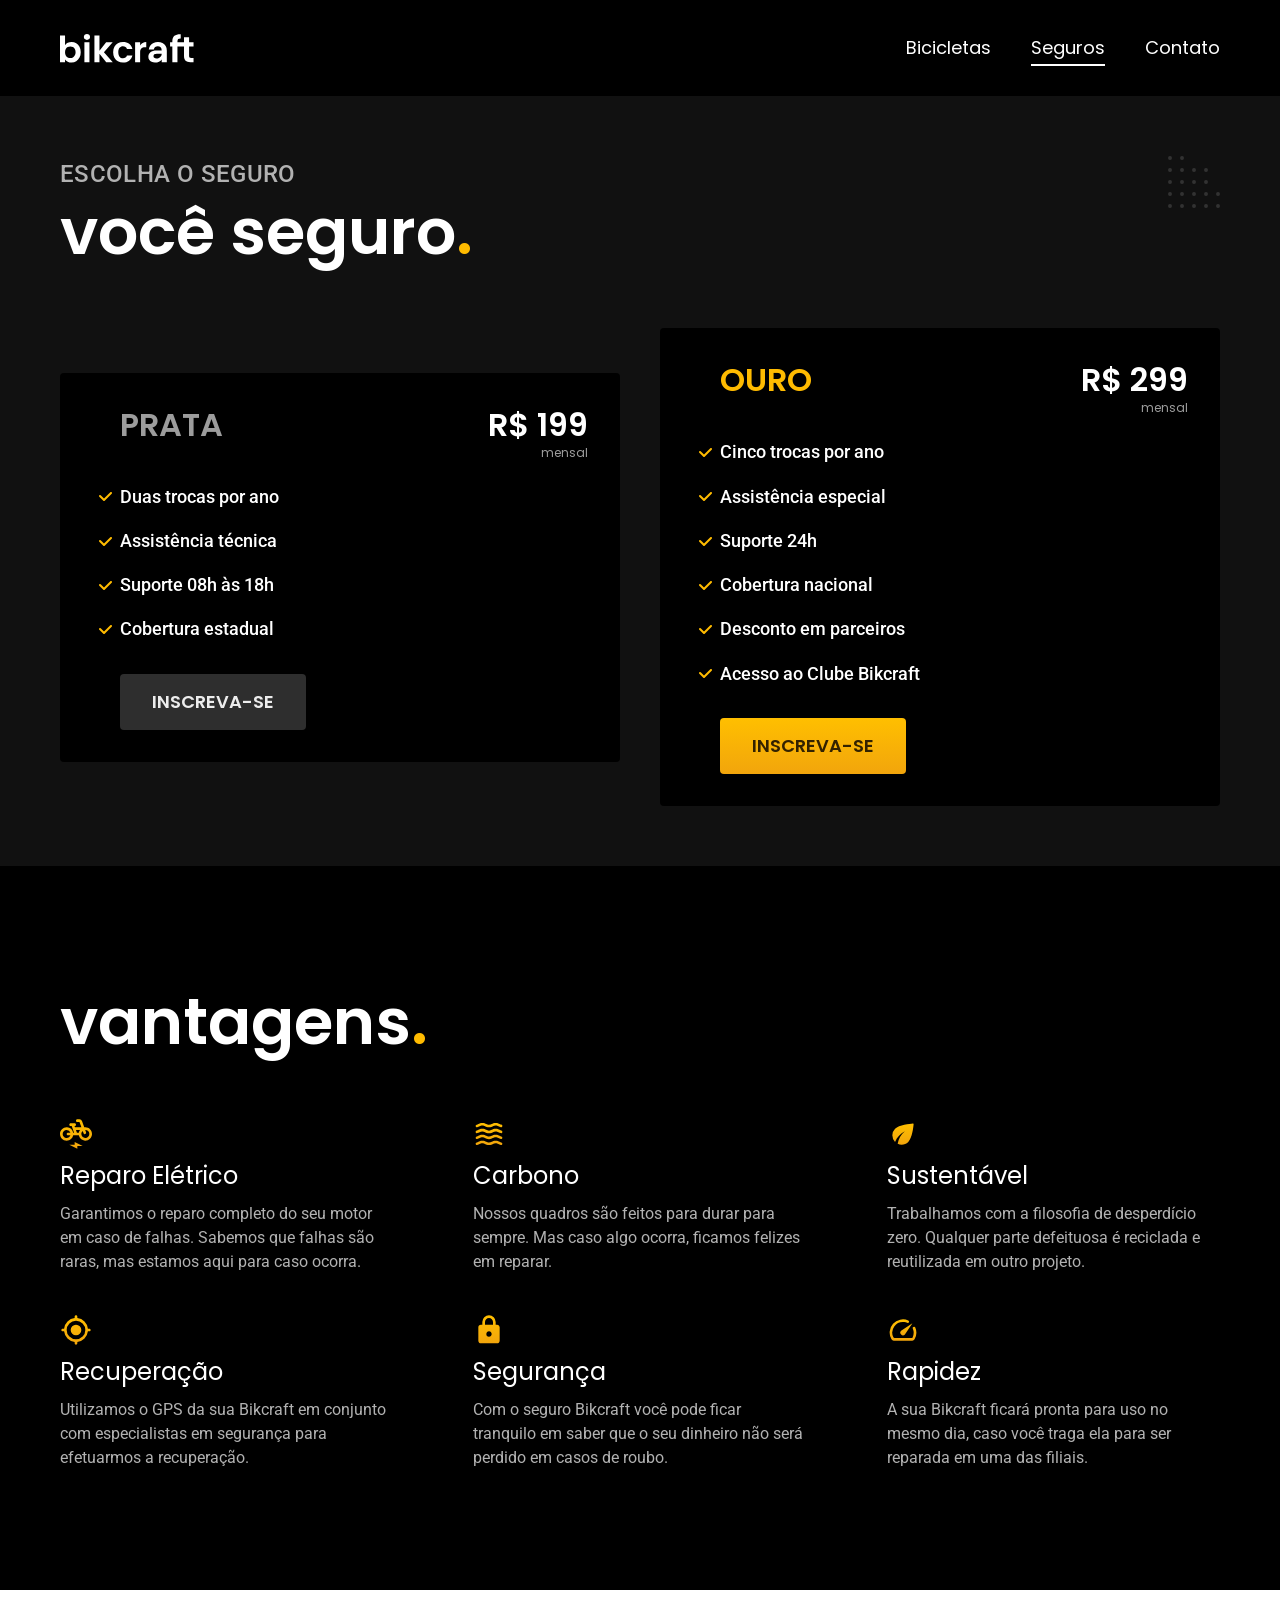
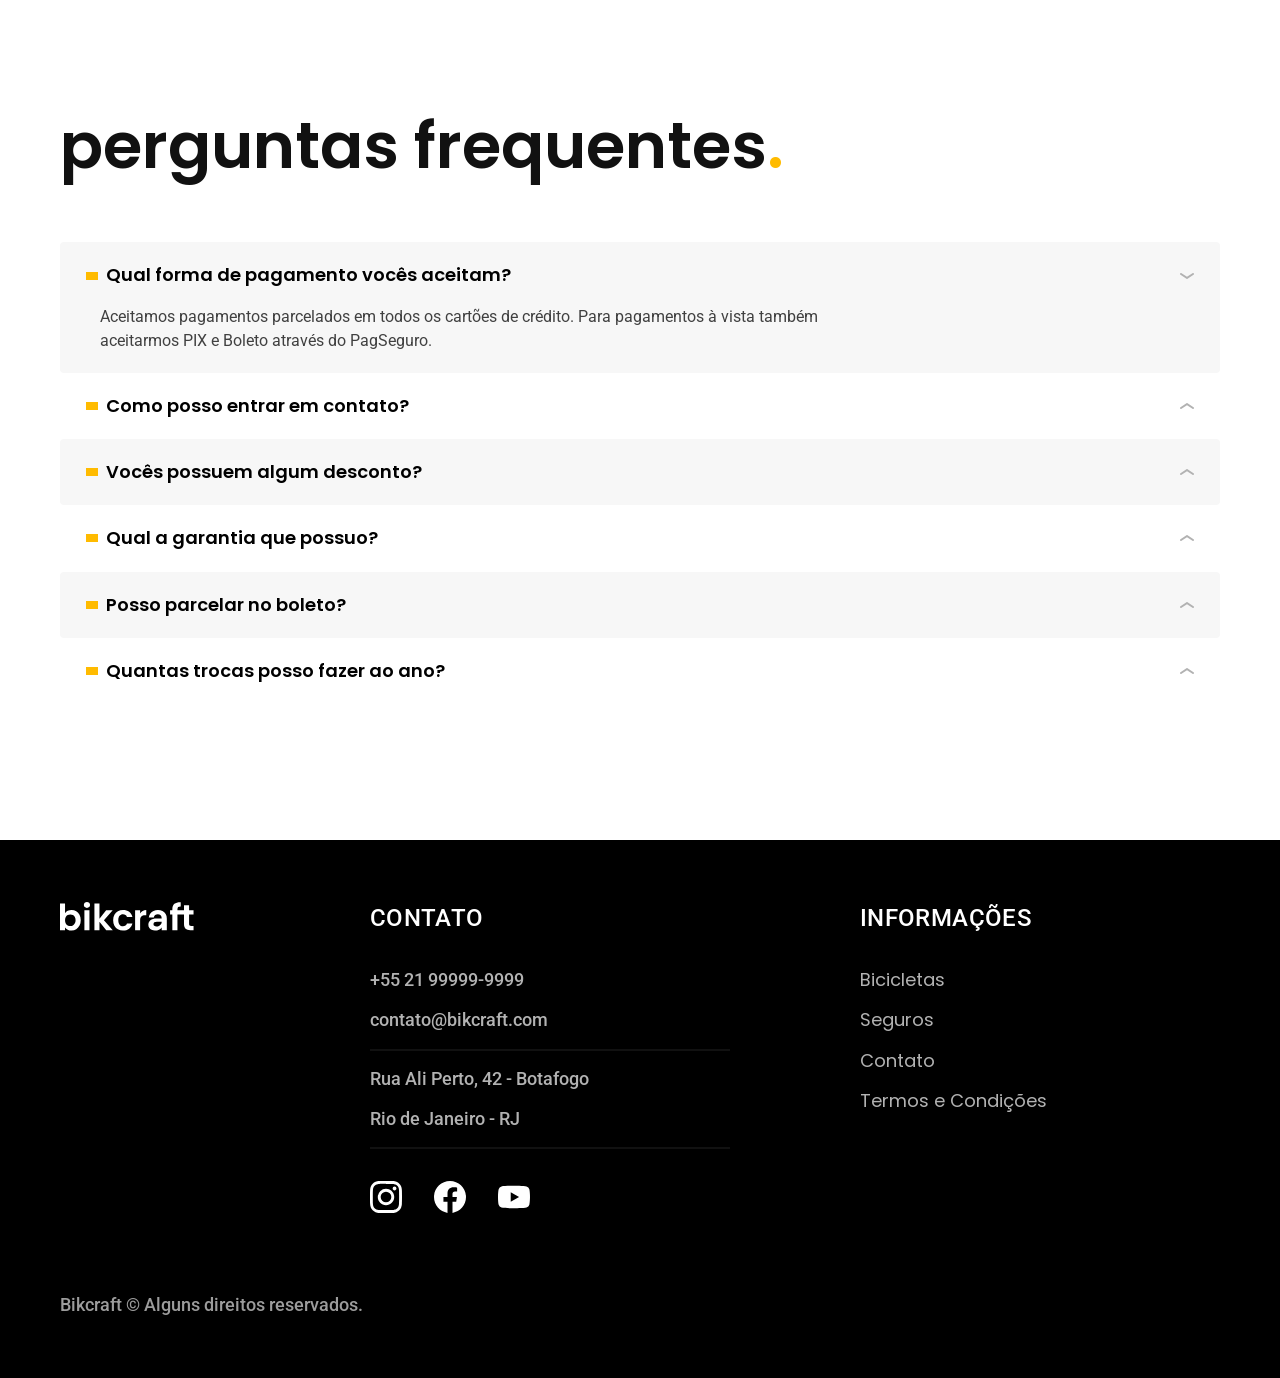
<file: seguros.html>
<!DOCTYPE html>
<html lang="pt-br">

<head>
  <meta charset="UTF-8">
  <meta name="viewport" content="width=device-width, initial-scale=1.0">
  <title>Seguros | Bikcraft</title>
  <meta name="description" content="Seguros.">
  <link rel="icon" href="./favicon.svg" type="image/svg+xml">
  <link rel="preload" href="./css/style.min.css" as="style">
  <link rel="stylesheet" href="./css/style.min.css">
  <link rel="preconnect" href="https://fonts.googleapis.com">
  <link rel="preconnect" href="https://fonts.gstatic.com" crossorigin>
  <link href="https://fonts.googleapis.com/css2?family=Merriweather:ital,wght@1,900&family=Poppins:wght@500;600&family=Roboto:wght@400;500&display=swap" rel="stylesheet">
  <script>document.documentElement.classList.add('js');</script>
</head>

<body id="seguros">
  <header class="header-bg">
    <div class="header container">
      <a href="./">
        <img src="./img/bikcraft.svg" alt="Bikcraft">
      </a>
      <nav aria-label="primaria">
        <ul class="header-menu font-1-m cor-0">
          <li><a href="./bicicletas.html">Bicicletas</a></li>
          <li><a href="./seguros.html">Seguros</a></li>
          <li><a href="./contato.html">Contato</a></li>
        </ul>
      </nav>
    </div>
  </header>

  <main class="seguros-bg">
    <div class="titulo-bg">
      <div class="titulo container">
        <p class="font-2-l-b cor-5">Escolha o seguro</p>
        <h1 class="font-1-xxl cor-0">você seguro<span class="cor-p1">.</span></h1>
      </div>

    </div>
    <div class="seguros container">
      <div class="seguros-item">
        <h3 class="font-1-xl cor-6">PRATA</h3>
        <span class="font-1-xl cor-0">R$ 199 <span class="font-1-xs cor-6">mensal</span></span>
        <ul class="font-2-m cor-0">
          <li>Duas trocas por ano</li>
          <li>Assistência técnica</li>
          <li>Suporte 08h às 18h</li>
          <li>Cobertura estadual</li>
        </ul>
        <a class="botao secundario" href="./orcamento.html?tipo=seguro&produto=prata">Inscreva-se</a>
      </div>
      <div class="seguros-item">
        <h3 class="font-1-xl cor-p1">OURO</h3>
        <span class="font-1-xl cor-0">R$ 299 <span class="font-1-xs cor-6">mensal</span></span>
        <ul class="font-2-m cor-0">
          <li>Cinco trocas por ano</li>
          <li>Assistência especial</li>
          <li>Suporte 24h</li>
          <li>Cobertura nacional</li>
          <li>Desconto em parceiros</li>
          <li>Acesso ao Clube Bikcraft</li>
        </ul>
        <a class="botao" href="./orcamento.html?tipo=seguro&produto=ouro">Inscreva-se</a>
      </div>
    </div>
  </main>
  <article class="vantagens-bg">
    <div class="vantagens container">
      <h2 class="font-1-xxl cor-0">vantagens<span class="cor-p1">.</span></h2>
      <ul>
        <li>
          <img src="./img/icones/eletrica.svg" alt="">
          <h3 class="font-1-l cor-0">Reparo Elétrico</h3>
          <p class="font-2-s cor-5">Garantimos o reparo completo do seu motor em caso de falhas. Sabemos que falhas são raras, mas estamos aqui para caso ocorra.</p>
        </li>
        <li>
          <img src="./img/icones/carbono.svg" alt="">
          <h3 class="font-1-l cor-0">Carbono</h3>
          <p class="font-2-s cor-5">Nossos quadros são feitos para durar para sempre. Mas caso algo ocorra, ficamos felizes em reparar.</p>
        </li>
        <li>
          <img src="./img/icones/sustentavel.svg" alt="">
          <h3 class="font-1-l cor-0">Sustentável</h3>
          <p class="font-2-s cor-5">Trabalhamos com a filosofia de desperdício zero. Qualquer parte defeituosa é reciclada e reutilizada em outro projeto.</p>
        </li>
        <li>
          <img src="./img/icones/rastreador.svg" alt="">
          <h3 class="font-1-l cor-0">Recuperação</h3>
          <p class="font-2-s cor-5">Utilizamos o GPS da sua Bikcraft em conjunto com especialistas em segurança para efetuarmos a recuperação.</p>
        </li>
        <li>
          <img src="./img/icones/seguro.svg" alt="">
          <h3 class="font-1-l cor-0">Segurança</h3>
          <p class="font-2-s cor-5">Com o seguro Bikcraft você pode ficar tranquilo em saber que o seu dinheiro não será perdido em casos de roubo.</p>
        </li>
        <li>
          <img src="./img/icones/velocidade.svg" alt="">
          <h3 class="font-1-l cor-0">Rapidez</h3>
          <p class="font-2-s cor-5">A sua Bikcraft ficará pronta para uso no mesmo dia, caso você traga ela para ser reparada em uma das filiais.</p>
        </li>
      </ul>
    </div>
  </article>
  <article class="perguntas container">
    <h2 class="font-1-xxl">perguntas frequentes<span class="cor-p1">.</span></h2>
    <dl>
      <div>
        <dt><button class="font-1-m-b" aria-controls="pergunta1" aria-expanded="true">Qual forma de pagamento vocês aceitam?</button></dt>
        <dd id="pergunta1" class="font-2-s cor-9 ativa">Aceitamos pagamentos parcelados em todos os cartões de crédito. Para pagamentos à vista também aceitarmos PIX e Boleto através do PagSeguro.</dd>
      </div>
      <div>
        <dt><button class="font-1-m-b" aria-controls="pergunta2" aria-expanded="false">Como posso entrar em contato?</button></dt>
        <dd id="pergunta2" class="font-2-s cor-9">Aceitamos pagamentos parcelados em todos os cartões de crédito. Para pagamentos à vista também aceitarmos PIX e Boleto através do PagSeguro.</dd>
      </div>
      <div>
        <dt><button class="font-1-m-b" aria-controls="pergunta3" aria-expanded="false">Vocês possuem algum desconto?</button></dt>
        <dd id="pergunta3" class="font-2-s cor-9">Aceitamos pagamentos parcelados em todos os cartões de crédito. Para pagamentos à vista também aceitarmos PIX e Boleto através do PagSeguro.</dd>
      </div>
      <div>
        <dt><button class="font-1-m-b" aria-controls="pergunta4" aria-expanded="false">Qual a garantia que possuo?</button></dt>
        <dd id="pergunta4" class="font-2-s cor-9">Aceitamos pagamentos parcelados em todos os cartões de crédito. Para pagamentos à vista também aceitarmos PIX e Boleto através do PagSeguro.</dd>
      </div>
      <div>
        <dt><button class="font-1-m-b" aria-controls="pergunta5" aria-expanded="false">Posso parcelar no boleto?</button></dt>
        <dd id="pergunta5" class="font-2-s cor-9">Aceitamos pagamentos parcelados em todos os cartões de crédito. Para pagamentos à vista também aceitarmos PIX e Boleto através do PagSeguro.</dd>
      </div>
      <div>
        <dt><button class="font-1-m-b" aria-controls="pergunta6" aria-expanded="false">Quantas trocas posso fazer ao ano?</button></dt>
        <dd id="pergunta6" class="font-2-s cor-9">Aceitamos pagamentos parcelados em todos os cartões de crédito. Para pagamentos à vista também aceitarmos PIX e Boleto através do PagSeguro.</dd>
      </div>
    </dl>
  </article>
  <footer class="footer-bg">
    <div class="footer container">
      <img src="./img/bikcraft.svg" alt="Bikcraft">
      <div class="footer-contato">
        <h3 class="font-2-l-b cor-0">Contato</h3>
        <ul class="font-2-m cor-5">
          <li><a href="tel:+5521999999999">+55 21 99999-9999</a></li>
          <li><a href="mailto:contato@bikcraft.com">contato@bikcraft.com</a></li>
          <li>Rua Ali Perto, 42 - Botafogo</li>
          <li>Rio de Janeiro - RJ</li>
        </ul>
        <div class="footer-redes">
          <a href="./">
            <img src="./img/redes/instagram.svg" alt="Instagram">
          </a>
          <a href="./">
            <img src="./img/redes/facebook.svg" alt="Facebook">
          </a>
          <a href="./">
            <img src="./img/redes/youtube.svg" alt="Youtube">
          </a>
        </div>
      </div>
      <div class="footer-informacoes">
        <h3 class="font-2-l-b cor-0">Informações</h3>
        <nav>
          <ul class="font-1-m cor-5">
            <li><a href="./bicicletas.html">Bicicletas</a></li>
            <li><a href="./seguros.html">Seguros</a></li>
            <li><a href="./contato.html">Contato</a></li>
            <li><a href="./termos.html">Termos e Condições</a></li>
          </ul>
        </nav>
      </div>
      <p class="footer-copy font-2-m cor-6">Bikcraft © Alguns direitos reservados.</p>
    </div>
  </footer>
  <script src="./js/script.js"></script>
</body>

</html>
</file>
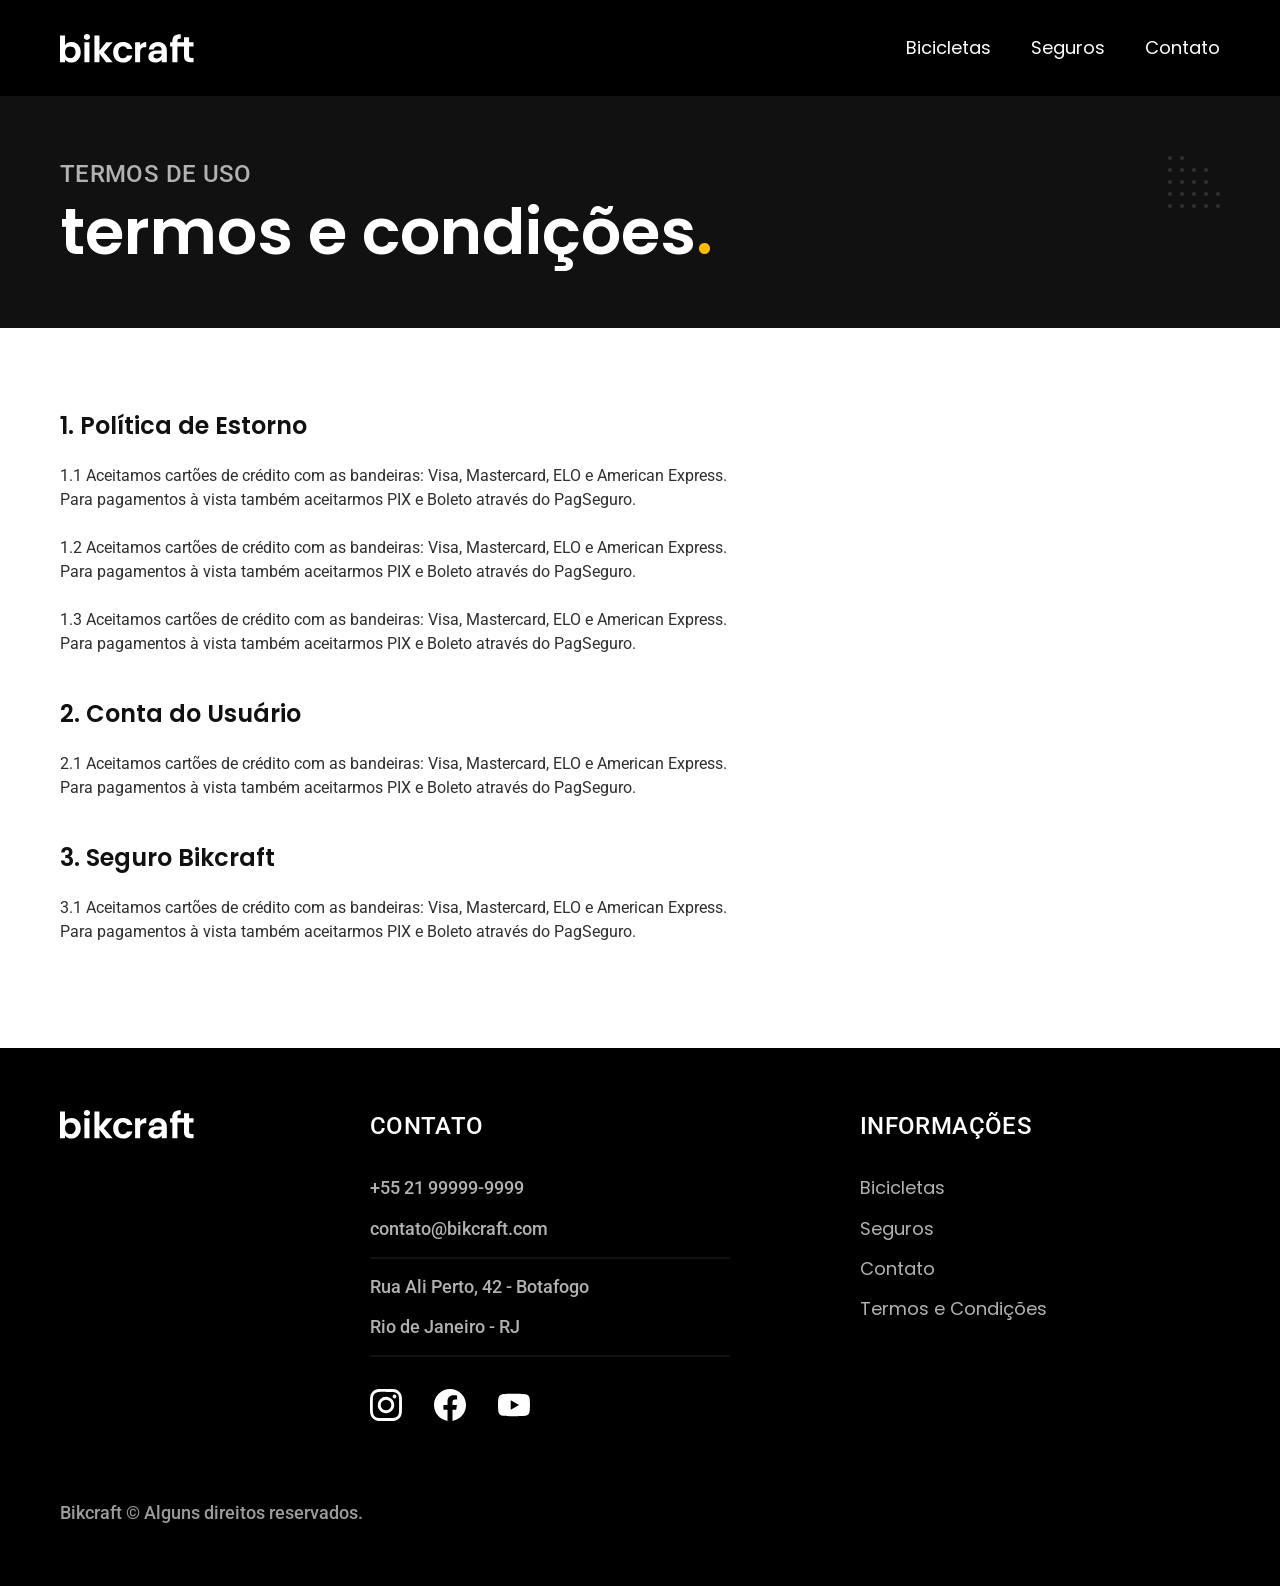
<file: termos.html>
<!DOCTYPE html>
<html lang="pt-br">

<head>
  <meta charset="UTF-8">
  <meta name="viewport" content="width=device-width, initial-scale=1.0">
  <title>Termos e Condições | Bikcraft</title>
  <meta name="description" content="Termos e Condições.">
  <link rel="icon" href="./favicon.svg" type="image/svg+xml">
  <link rel="preload" href="./css/style.min.css" as="style">
  <link rel="stylesheet" href="./css/style.min.css">
  <link rel="preconnect" href="https://fonts.googleapis.com">
  <link rel="preconnect" href="https://fonts.gstatic.com" crossorigin>
  <link href="https://fonts.googleapis.com/css2?family=Merriweather:ital,wght@1,900&family=Poppins:wght@500;600&family=Roboto:wght@400;500&display=swap" rel="stylesheet">
  <script>document.documentElement.classList.add('js');</script>
</head>

<body id="termos">
  <header class="header-bg">
    <div class="header container">
      <a href="./">
        <img src="./img/bikcraft.svg" alt="Bikcraft">
      </a>
      <nav aria-label="primaria">
        <ul class="header-menu font-1-m cor-0">
          <li><a href="./bicicletas.html">Bicicletas</a></li>
          <li><a href="./seguros.html">Seguros</a></li>
          <li><a href="./contato.html">Contato</a></li>
        </ul>
      </nav>
    </div>
  </header>

  <main>
    <div class="titulo-bg">
      <div class="titulo container">
        <p class="font-2-l-b cor-5">Termos de uso</p>
        <h1 class="font-1-xxl cor-0">termos e condições<span class="cor-p1">.</span></h1>
      </div>
    </div>
    <div class="termos font-2-s cor-10 container">
      <h2 class="font-1-l cor-11">1. Política de Estorno</h2>
      <p>1.1 Aceitamos cartões de crédito com as bandeiras: Visa, Mastercard, ELO e American Express. Para pagamentos à vista também aceitarmos PIX e Boleto através do PagSeguro.</p>
      <p>1.2 Aceitamos cartões de crédito com as bandeiras: Visa, Mastercard, ELO e American Express. Para pagamentos à vista também aceitarmos PIX e Boleto através do PagSeguro.</p>
      <p>1.3 Aceitamos cartões de crédito com as bandeiras: Visa, Mastercard, ELO e American Express. Para pagamentos à vista também aceitarmos PIX e Boleto através do PagSeguro.</p>
      <h2 class="font-1-l cor-11">2. Conta do Usuário</h2>
      <p>2.1 Aceitamos cartões de crédito com as bandeiras: Visa, Mastercard, ELO e American Express. Para pagamentos à vista também aceitarmos PIX e Boleto através do PagSeguro.</p>
      <h2 class="font-1-l cor-11">3. Seguro Bikcraft</h2>
      <p>3.1 Aceitamos cartões de crédito com as bandeiras: Visa, Mastercard, ELO e American Express. Para pagamentos à vista também aceitarmos PIX e Boleto através do PagSeguro.</p>
    </div>
  </main>
  <footer class="footer-bg">
    <div class="footer container">
      <img src="./img/bikcraft.svg" alt="Bikcraft">
      <div class="footer-contato">
        <h3 class="font-2-l-b cor-0">Contato</h3>
        <ul class="font-2-m cor-5">
          <li><a href="tel:+5521999999999">+55 21 99999-9999</a></li>
          <li><a href="mailto:contato@bikcraft.com">contato@bikcraft.com</a></li>
          <li>Rua Ali Perto, 42 - Botafogo</li>
          <li>Rio de Janeiro - RJ</li>
        </ul>
        <div class="footer-redes">
          <a href="./">
            <img src="./img/redes/instagram.svg" alt="Instagram">
          </a>
          <a href="./">
            <img src="./img/redes/facebook.svg" alt="Facebook">
          </a>
          <a href="./">
            <img src="./img/redes/youtube.svg" alt="Youtube">
          </a>
        </div>
      </div>
      <div class="footer-informacoes">
        <h3 class="font-2-l-b cor-0">Informações</h3>
        <nav>
          <ul class="font-1-m cor-5">
            <li><a href="./bicicletas.html">Bicicletas</a></li>
            <li><a href="./seguros.html">Seguros</a></li>
            <li><a href="./contato.html">Contato</a></li>
            <li><a href="./termos.html">Termos e Condições</a></li>
          </ul>
        </nav>
      </div>
      <p class="footer-copy font-2-m cor-6">Bikcraft © Alguns direitos reservados.</p>
    </div>
  </footer>
  <script src="./js/script.js"></script>
</body>

</html>
</file>
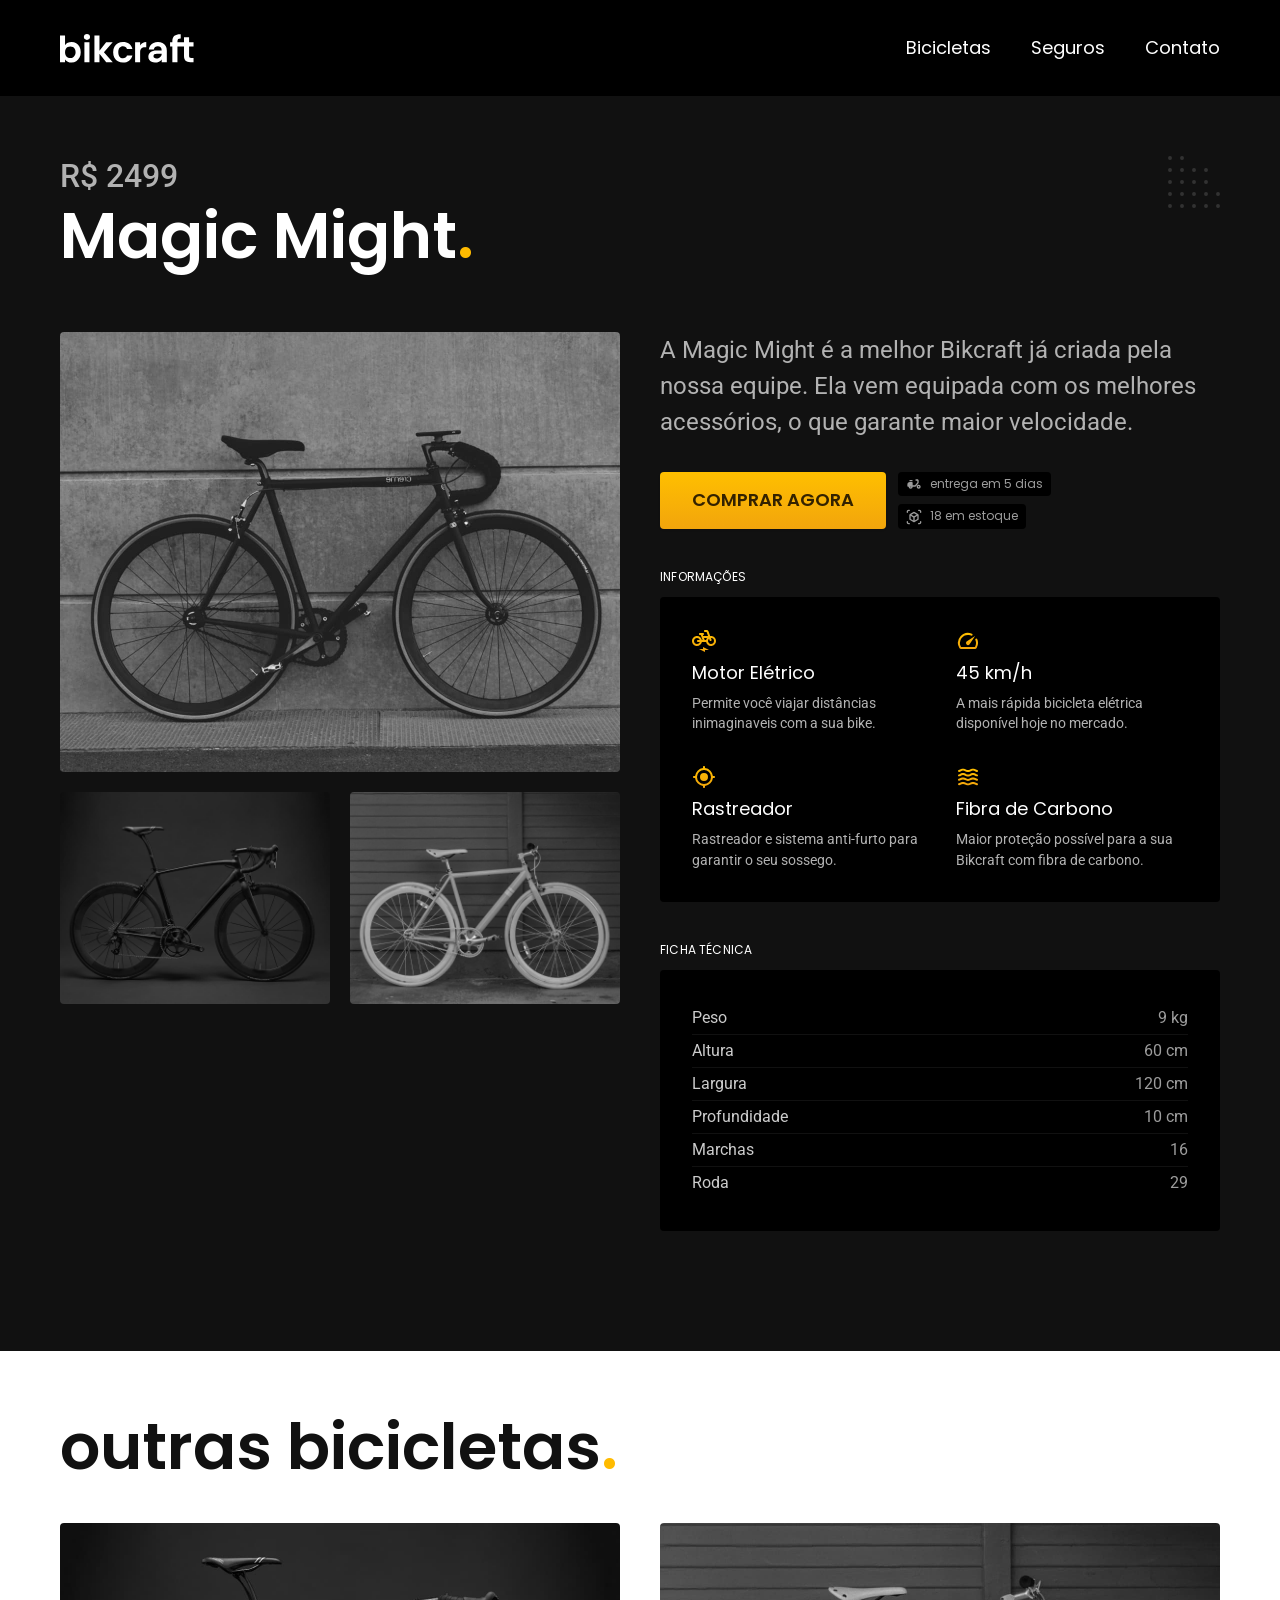
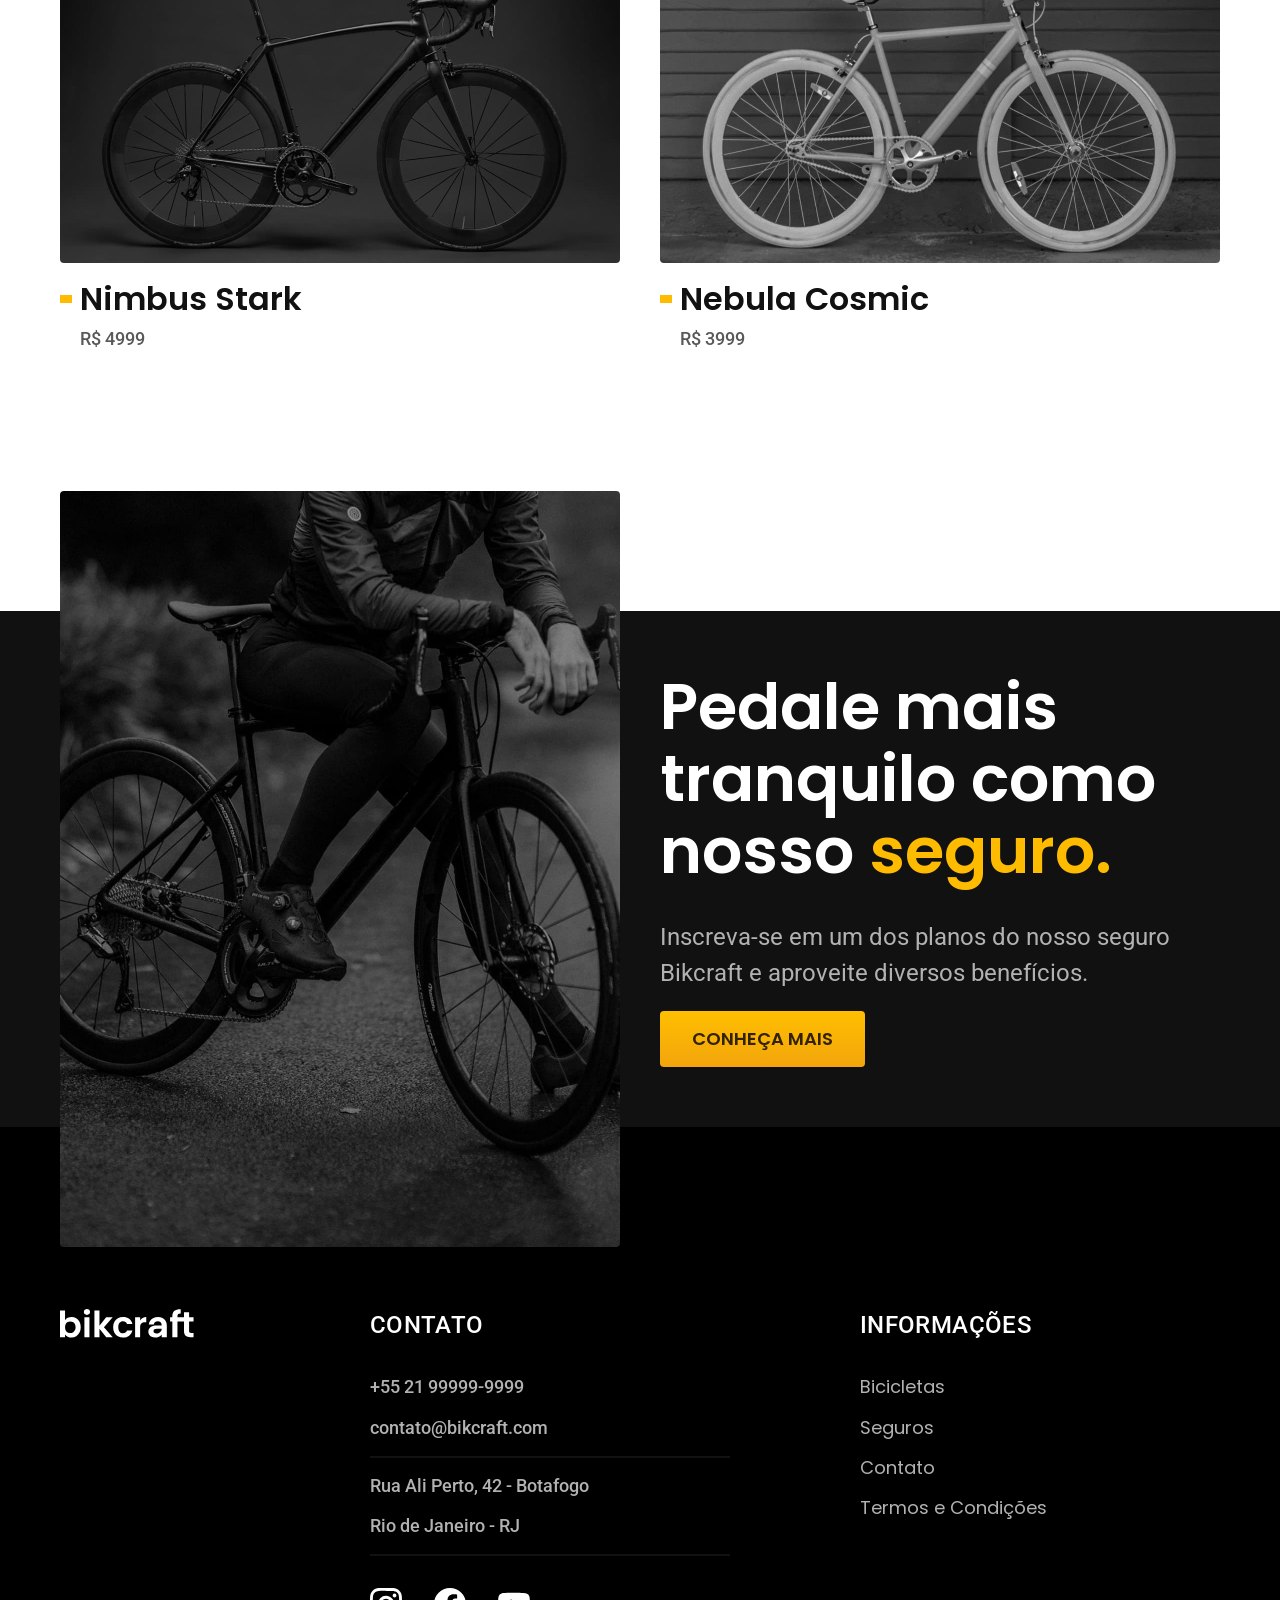
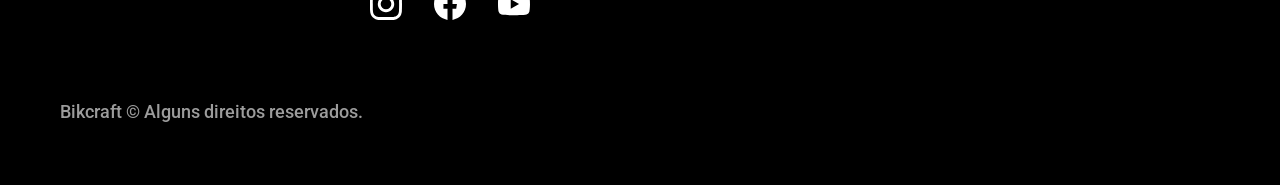
<file: bicicletas/magic.html>
<!DOCTYPE html>
<html lang="pt-br">

<head>
  <meta charset="UTF-8">
  <meta name="viewport" content="width=device-width, initial-scale=1.0">
  <title>Magic | Bikcraft</title>
  <meta name="description" content="Magic.">
  <link rel="icon" href="../favicon.svg" type="image/svg+xml">
  <link rel="preload" href="../css/style.min.css" as="style">
  <link rel="stylesheet" href="../css/style.min.css">
  <link rel="preconnect" href="https://fonts.googleapis.com">
  <link rel="preconnect" href="https://fonts.gstatic.com" crossorigin>
  <link href="https://fonts.googleapis.com/css2?family=Merriweather:ital,wght@1,900&family=Poppins:wght@500;600&family=Roboto:wght@400;500&display=swap" rel="stylesheet">
  <script>document.documentElement.classList.add('js');</script>
</head>

<body id="bicicleta">
  <header class="header-bg">
    <div class="header container">
      <a href="../">
        <img src="../img/bikcraft.svg" alt="Bikcraft">
      </a>
      <nav aria-label="primaria">
        <ul class="header-menu font-1-m cor-0">
          <li><a href="../bicicletas.html">Bicicletas</a></li>
          <li><a href="../seguros.html">Seguros</a></li>
          <li><a href="../contato.html">Contato</a></li>
        </ul>
      </nav>
    </div>
  </header>

  <main class="titulo-bg">
    <div>
      <div class="titulo container">
        <p class="font-2-xl cor-5">R$ 2499</p>
        <h1 class="font-1-xxl cor-0">Magic Might<span class="cor-p1">.</span></h1>
      </div>
    </div>
    <div class="bicicleta container">
      <div class="bicicleta-imagens">
        <img src="../img/bicicleta/nimbus2.jpg" alt="Nimbus 2">
        <img src="../img/bicicleta/nimbus1.jpg" alt="Nimbus 1">
        <img src="../img/bicicleta/nimbus3.jpg" alt="Nimbus 3">
      </div>
      <div class="bicicleta-conteudo">
        <p class="font-2-l cor-5">A Magic Might é a melhor Bikcraft já criada pela nossa equipe. Ela vem equipada com os melhores acessórios, o que garante maior velocidade.</p>
        <div class="bicicleta-comprar">
          <a class="botao" href="../orcamento.html?tipo=bikcraft&produto=magic">Comprar Agora</a>
          <span class="font-1-xs cor-6"><img src="../img/icones/entrega.svg" alt="">entrega em 5 dias</span>
          <span class="font-1-xs cor-6"><img src="../img/icones/estoque.svg" alt="">18 em estoque</span>
        </div>
        <h2 class="font-1-xs cor-0">Informações</h2>
        <ul class="bicicleta-informacoes">
          <li>
            <img src="../img/icones/eletrica.svg" alt="">
            <h3 class="font-1-m cor-0">Motor Elétrico</h3>
            <p class="font-2-xs cor-5">Permite você viajar distâncias inimaginaveis com a sua bike.</p>
          </li>
          <li>
            <img src="../img/icones/velocidade.svg" alt="">
            <h3 class="font-1-m cor-0">45 km/h</h3>
            <p class="font-2-xs cor-5">A mais rápida bicicleta elétrica disponível hoje no mercado.</p>
          </li>
          <li>
            <img src="../img/icones/rastreador.svg" alt="">
            <h3 class="font-1-m cor-0">Rastreador</h3>
            <p class="font-2-xs cor-5">Rastreador e sistema anti-furto para garantir o seu sossego.</p>
          </li>
          <li>
            <img src="../img/icones/carbono.svg" alt="">
            <h3 class="font-1-m cor-0">Fibra de Carbono</h3>
            <p class="font-2-xs cor-5">Maior proteção possível para a sua Bikcraft com fibra de carbono.</p>
          </li>
        </ul>
        <h2 class="font-1-xs cor-0">Ficha Técnica</h2>
        <ul class="bicicleta-ficha font-2-s cor-4">
          <li>Peso <span>9 kg</span></li>
          <li>Altura <span>60 cm</span></li>
          <li>Largura <span>120 cm</span></li>
          <li>Profundidade <span>10 cm</span></li>
          <li>Marchas <span>16</span></li>
          <li>Roda <span>29</span></li>
        </ul>
      </div>
    </div>
  </main>
  <article class="bicicletas-lista container">
    <h2 class="font-1-xxl">outras bicicletas<span class="cor-p1">.</span></h2>
    <ul>
      <li>
        <a href="./nimbus.html">
          <img src="../img/bicicletas/nimbus.jpg" alt="Bicicleta preta">
          <h3 class="font-1-xl">Nimbus Stark</h3>
          <span class="font-2-m cor-8">R$ 4999</span>
        </a>
      </li>
      <li>
        <a href="./nebula.html">
          <img src="../img/bicicletas/nebula.jpg" alt="Bicicleta preta">
          <h3 class="font-1-xl">Nebula Cosmic</h3>
          <span class="font-2-m cor-8">R$ 3999</span>
        </a>
      </li>
    </ul>
  </article>
  <article class="seguro-bg">
    <div class="seguro container">
      <div class="seguro-imagem">
        <img src="../img/fotos/seguros.jpg" alt="Pessoa para em cima de uma bicicleta">
      </div>
      <div class="seguro-conteudo">
        <h2 class="font-1-xxl cor-0">Pedale mais tranquilo como nosso <span class="cor-p1">seguro.</span></h2>
        <p class="font-2-l cor-5">Inscreva-se em um dos planos do nosso seguro Bikcraft e aproveite diversos benefícios.</p>
        <a class="botao" href="../seguros.html">Conheça Mais</a>
      </div>
    </div>
  </article>
  <footer class="footer-bg">
    <div class="footer container">
      <img src="../img/bikcraft.svg" alt="Bikcraft">
      <div class="footer-contato">
        <h3 class="font-2-l-b cor-0">Contato</h3>
        <ul class="font-2-m cor-5">
          <li><a href="tel:+5521999999999">+55 21 99999-9999</a></li>
          <li><a href="mailto:contato@bikcraft.com">contato@bikcraft.com</a></li>
          <li>Rua Ali Perto, 42 - Botafogo</li>
          <li>Rio de Janeiro - RJ</li>
        </ul>
        <div class="footer-redes">
          <a href="../">
            <img src="../img/redes/instagram.svg" alt="Instagram">
          </a>
          <a href="./">
            <img src="../img/redes/facebook.svg" alt="Facebook">
          </a>
          <a href="./">
            <img src="../img/redes/youtube.svg" alt="Youtube">
          </a>
        </div>
      </div>
      <div class="footer-informacoes">
        <h3 class="font-2-l-b cor-0">Informações</h3>
        <nav>
          <ul class="font-1-m cor-5">
            <li><a href="../bicicletas.html">Bicicletas</a></li>
            <li><a href="../seguros.html">Seguros</a></li>
            <li><a href="../contato.html">Contato</a></li>
            <li><a href="../termos.html">Termos e Condições</a></li>
          </ul>
        </nav>
      </div>
      <p class="footer-copy font-2-m cor-6">Bikcraft © Alguns direitos reservados.</p>
    </div>
  </footer>
  <script src="../js/script.js"></script>
</body>

</html>
</file>
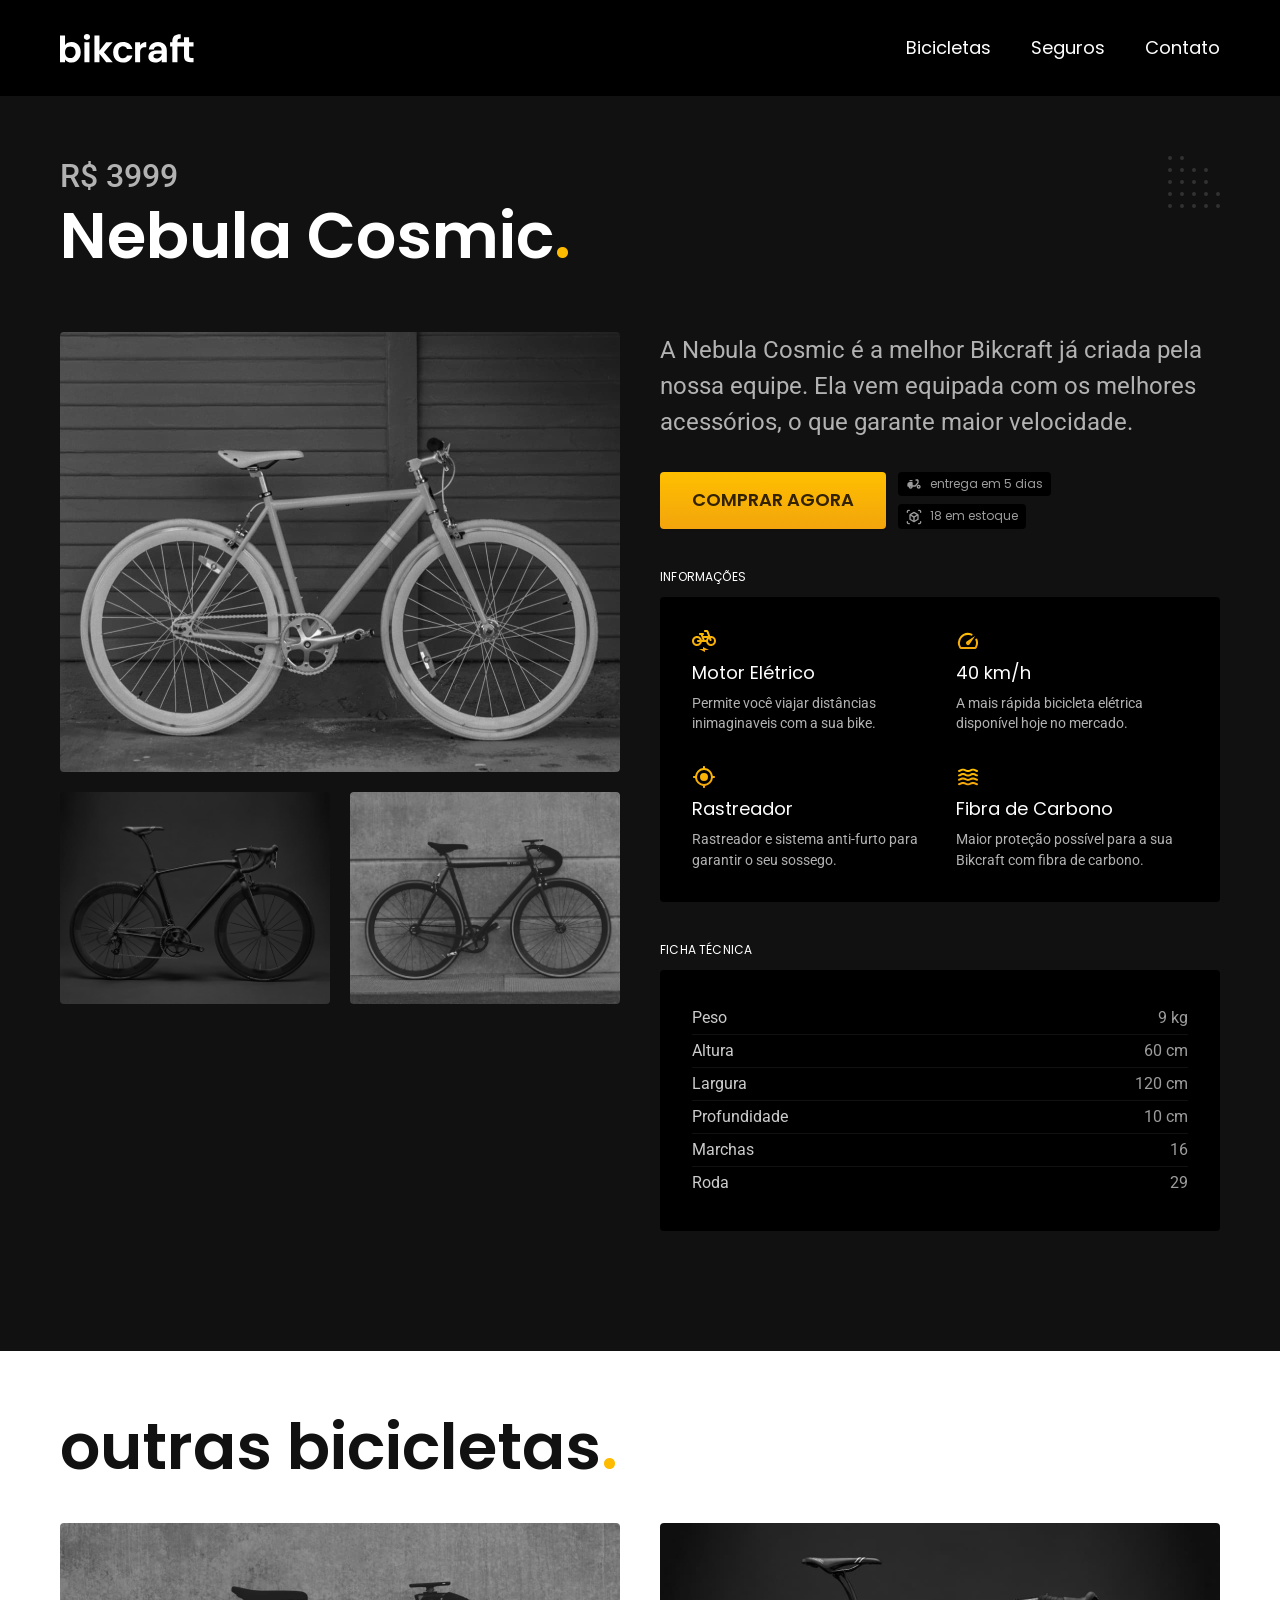
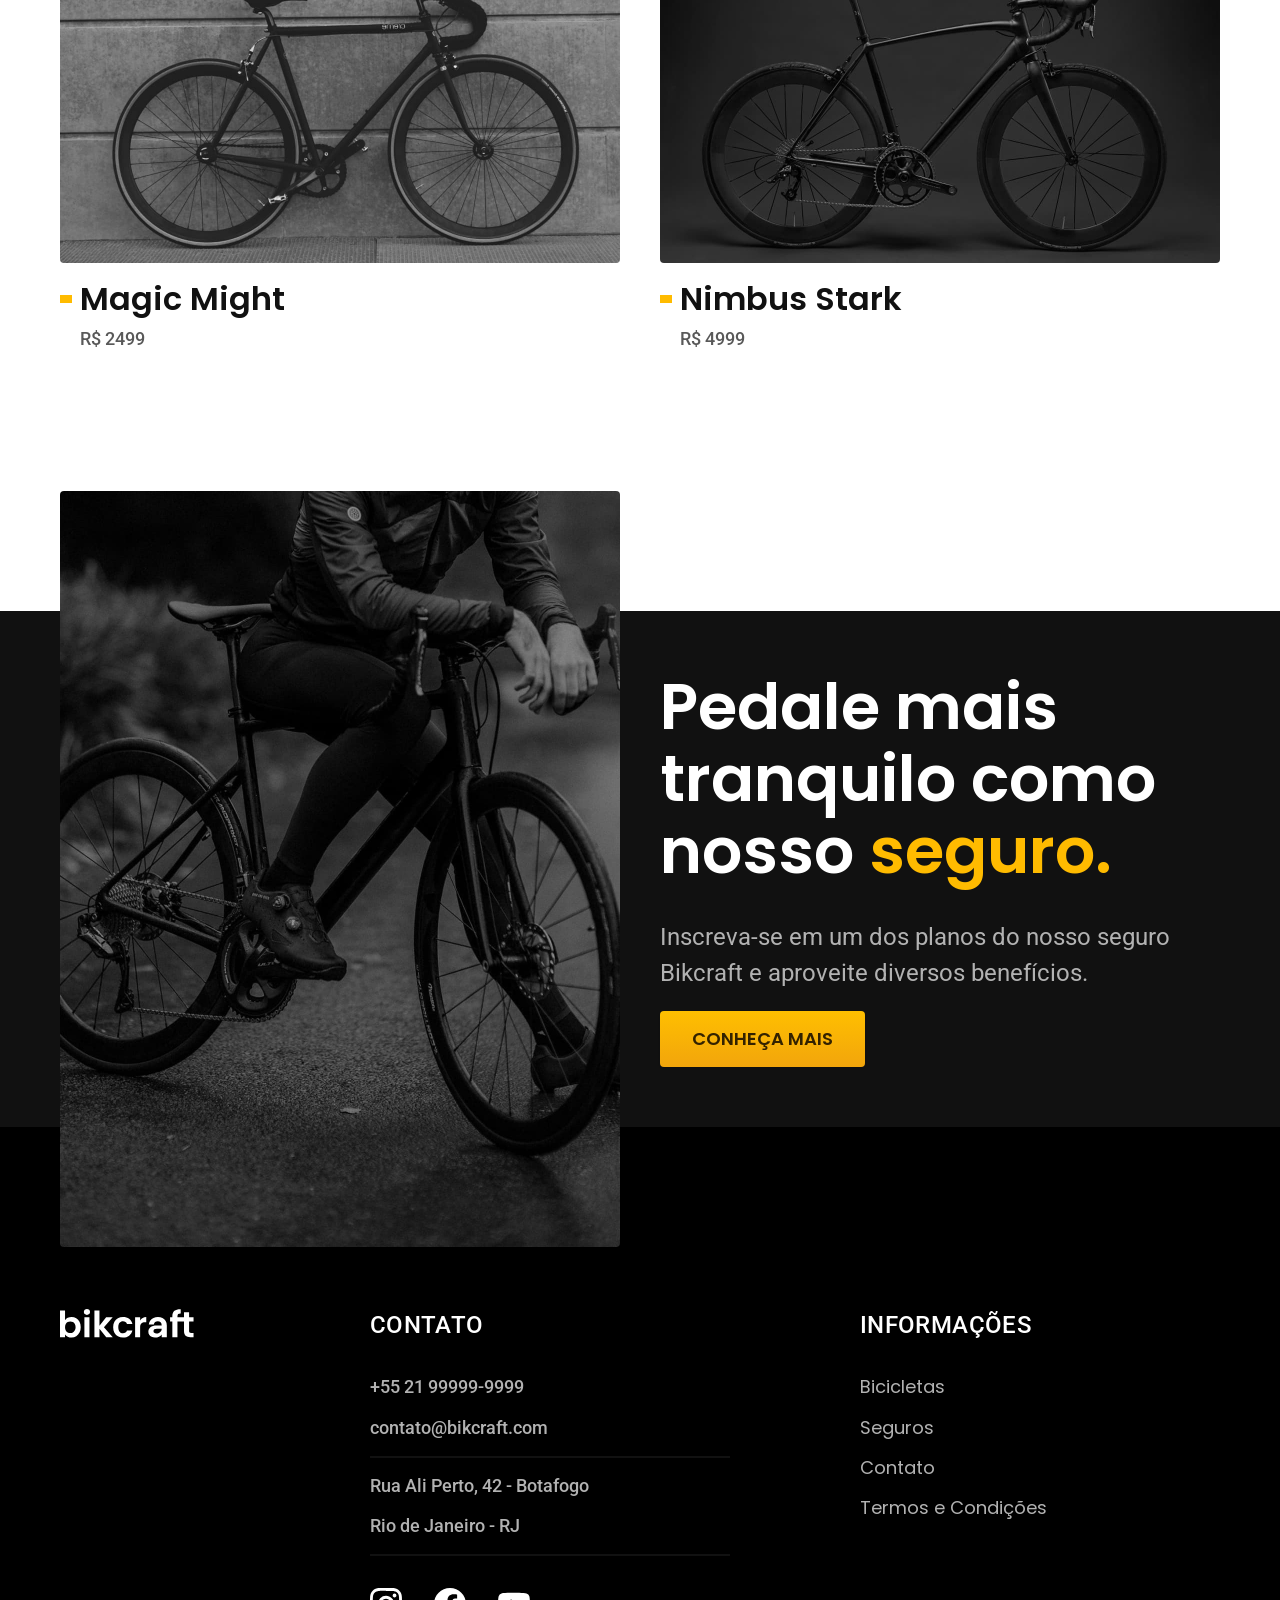
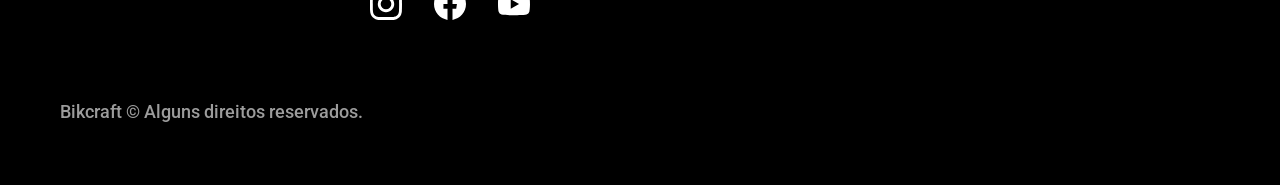
<file: bicicletas/nebula.html>
<!DOCTYPE html>
<html lang="pt-br">

<head>
  <meta charset="UTF-8">
  <meta name="viewport" content="width=device-width, initial-scale=1.0">
  <title>Nebula | Bikcraft</title>
  <meta name="description" content="Nebula.">
  <link rel="icon" href="../favicon.svg" type="image/svg+xml">
  <link rel="preload" href="../css/style.min.css" as="style">
  <link rel="stylesheet" href="../css/style.min.css">
  <link rel="preconnect" href="https://fonts.googleapis.com">
  <link rel="preconnect" href="https://fonts.gstatic.com" crossorigin>
  <link href="https://fonts.googleapis.com/css2?family=Merriweather:ital,wght@1,900&family=Poppins:wght@500;600&family=Roboto:wght@400;500&display=swap" rel="stylesheet">
  <script>document.documentElement.classList.add('js');</script>
</head>

<body id="bicicleta">
  <header class="header-bg">
    <div class="header container">
      <a href="../">
        <img src="../img/bikcraft.svg" alt="Bikcraft">
      </a>
      <nav aria-label="primaria">
        <ul class="header-menu font-1-m cor-0">
          <li><a href="../bicicletas.html">Bicicletas</a></li>
          <li><a href="../seguros.html">Seguros</a></li>
          <li><a href="../contato.html">Contato</a></li>
        </ul>
      </nav>
    </div>
  </header>

  <main class="titulo-bg">
    <div>
      <div class="titulo container">
        <p class="font-2-xl cor-5">R$ 3999</p>
        <h1 class="font-1-xxl cor-0">Nebula Cosmic<span class="cor-p1">.</span></h1>
      </div>
    </div>
    <div class="bicicleta container">
      <div class="bicicleta-imagens">
        <img src="../img/bicicleta/nimbus3.jpg" alt="Nimbus 3">
        <img src="../img/bicicleta/nimbus1.jpg" alt="Nimbus 1">
        <img src="../img/bicicleta/nimbus2.jpg" alt="Nimbus 2">
      </div>
      <div class="bicicleta-conteudo">
        <p class="font-2-l cor-5">A Nebula Cosmic é a melhor Bikcraft já criada pela nossa equipe. Ela vem equipada com os melhores acessórios, o que garante maior velocidade.</p>
        <div class="bicicleta-comprar">
          <a class="botao" href="../orcamento.html?tipo=bikcraft&produto=nebula">Comprar Agora</a>
          <span class="font-1-xs cor-6"><img src="../img/icones/entrega.svg" alt="">entrega em 5 dias</span>
          <span class="font-1-xs cor-6"><img src="../img/icones/estoque.svg" alt="">18 em estoque</span>
        </div>
        <h2 class="font-1-xs cor-0">Informações</h2>
        <ul class="bicicleta-informacoes">
          <li>
            <img src="../img/icones/eletrica.svg" alt="">
            <h3 class="font-1-m cor-0">Motor Elétrico</h3>
            <p class="font-2-xs cor-5">Permite você viajar distâncias inimaginaveis com a sua bike.</p>
          </li>
          <li>
            <img src="../img/icones/velocidade.svg" alt="">
            <h3 class="font-1-m cor-0">40 km/h</h3>
            <p class="font-2-xs cor-5">A mais rápida bicicleta elétrica disponível hoje no mercado.</p>
          </li>
          <li>
            <img src="../img/icones/rastreador.svg" alt="">
            <h3 class="font-1-m cor-0">Rastreador</h3>
            <p class="font-2-xs cor-5">Rastreador e sistema anti-furto para garantir o seu sossego.</p>
          </li>
          <li>
            <img src="../img/icones/carbono.svg" alt="">
            <h3 class="font-1-m cor-0">Fibra de Carbono</h3>
            <p class="font-2-xs cor-5">Maior proteção possível para a sua Bikcraft com fibra de carbono.</p>
          </li>
        </ul>
        <h2 class="font-1-xs cor-0">Ficha Técnica</h2>
        <ul class="bicicleta-ficha font-2-s cor-4">
          <li>Peso <span>9 kg</span></li>
          <li>Altura <span>60 cm</span></li>
          <li>Largura <span>120 cm</span></li>
          <li>Profundidade <span>10 cm</span></li>
          <li>Marchas <span>16</span></li>
          <li>Roda <span>29</span></li>
        </ul>
      </div>
    </div>
  </main>
  <article class="bicicletas-lista container">
    <h2 class="font-1-xxl">outras bicicletas<span class="cor-p1">.</span></h2>
    <ul>
      <li>
        <a href="./magic.html">
          <img src="../img/bicicletas/magic.jpg" alt="Bicicleta preta">
          <h3 class="font-1-xl">Magic Might</h3>
          <span class="font-2-m cor-8">R$ 2499</span>
        </a>
      </li>
      <li>
        <a href="./nimbus.html">
          <img src="../img/bicicletas/nimbus.jpg" alt="Bicicleta preta">
          <h3 class="font-1-xl">Nimbus Stark</h3>
          <span class="font-2-m cor-8">R$ 4999</span>
        </a>
      </li>
    </ul>
  </article>
  <article class="seguro-bg">
    <div class="seguro container">
      <div class="seguro-imagem">
        <img src="../img/fotos/seguros.jpg" alt="Pessoa para em cima de uma bicicleta">
      </div>
      <div class="seguro-conteudo">
        <h2 class="font-1-xxl cor-0">Pedale mais tranquilo como nosso <span class="cor-p1">seguro.</span></h2>
        <p class="font-2-l cor-5">Inscreva-se em um dos planos do nosso seguro Bikcraft e aproveite diversos benefícios.</p>
        <a class="botao" href="../seguros.html">Conheça Mais</a>
      </div>
    </div>
  </article>
  <footer class="footer-bg">
    <div class="footer container">
      <img src="../img/bikcraft.svg" alt="Bikcraft">
      <div class="footer-contato">
        <h3 class="font-2-l-b cor-0">Contato</h3>
        <ul class="font-2-m cor-5">
          <li><a href="tel:+5521999999999">+55 21 99999-9999</a></li>
          <li><a href="mailto:contato@bikcraft.com">contato@bikcraft.com</a></li>
          <li>Rua Ali Perto, 42 - Botafogo</li>
          <li>Rio de Janeiro - RJ</li>
        </ul>
        <div class="footer-redes">
          <a href="../">
            <img src="../img/redes/instagram.svg" alt="Instagram">
          </a>
          <a href="./">
            <img src="../img/redes/facebook.svg" alt="Facebook">
          </a>
          <a href="./">
            <img src="../img/redes/youtube.svg" alt="Youtube">
          </a>
        </div>
      </div>
      <div class="footer-informacoes">
        <h3 class="font-2-l-b cor-0">Informações</h3>
        <nav>
          <ul class="font-1-m cor-5">
            <li><a href="../bicicletas.html">Bicicletas</a></li>
            <li><a href="../seguros.html">Seguros</a></li>
            <li><a href="../contato.html">Contato</a></li>
            <li><a href="../termos.html">Termos e Condições</a></li>
          </ul>
        </nav>
      </div>
      <p class="footer-copy font-2-m cor-6">Bikcraft © Alguns direitos reservados.</p>
    </div>
  </footer>
  <script src="../js/script.js"></script>
</body>

</html>
</file>
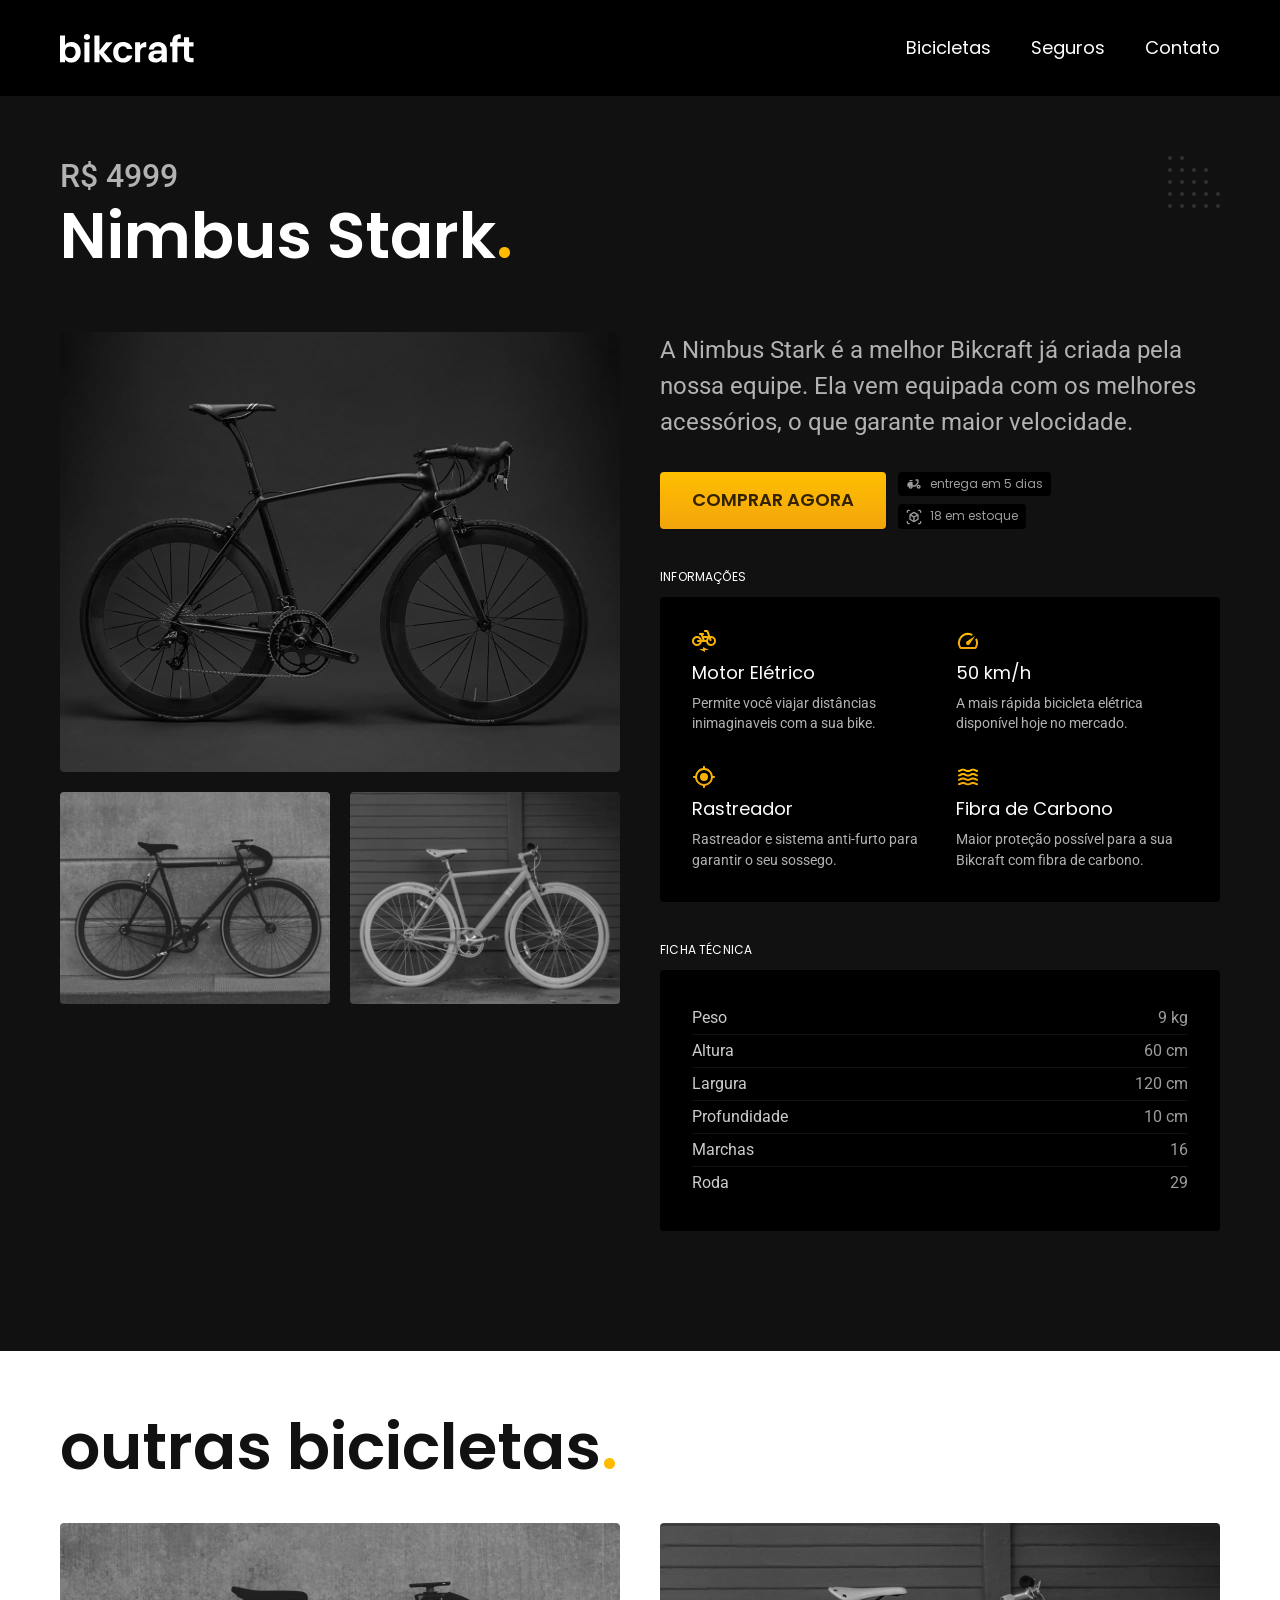
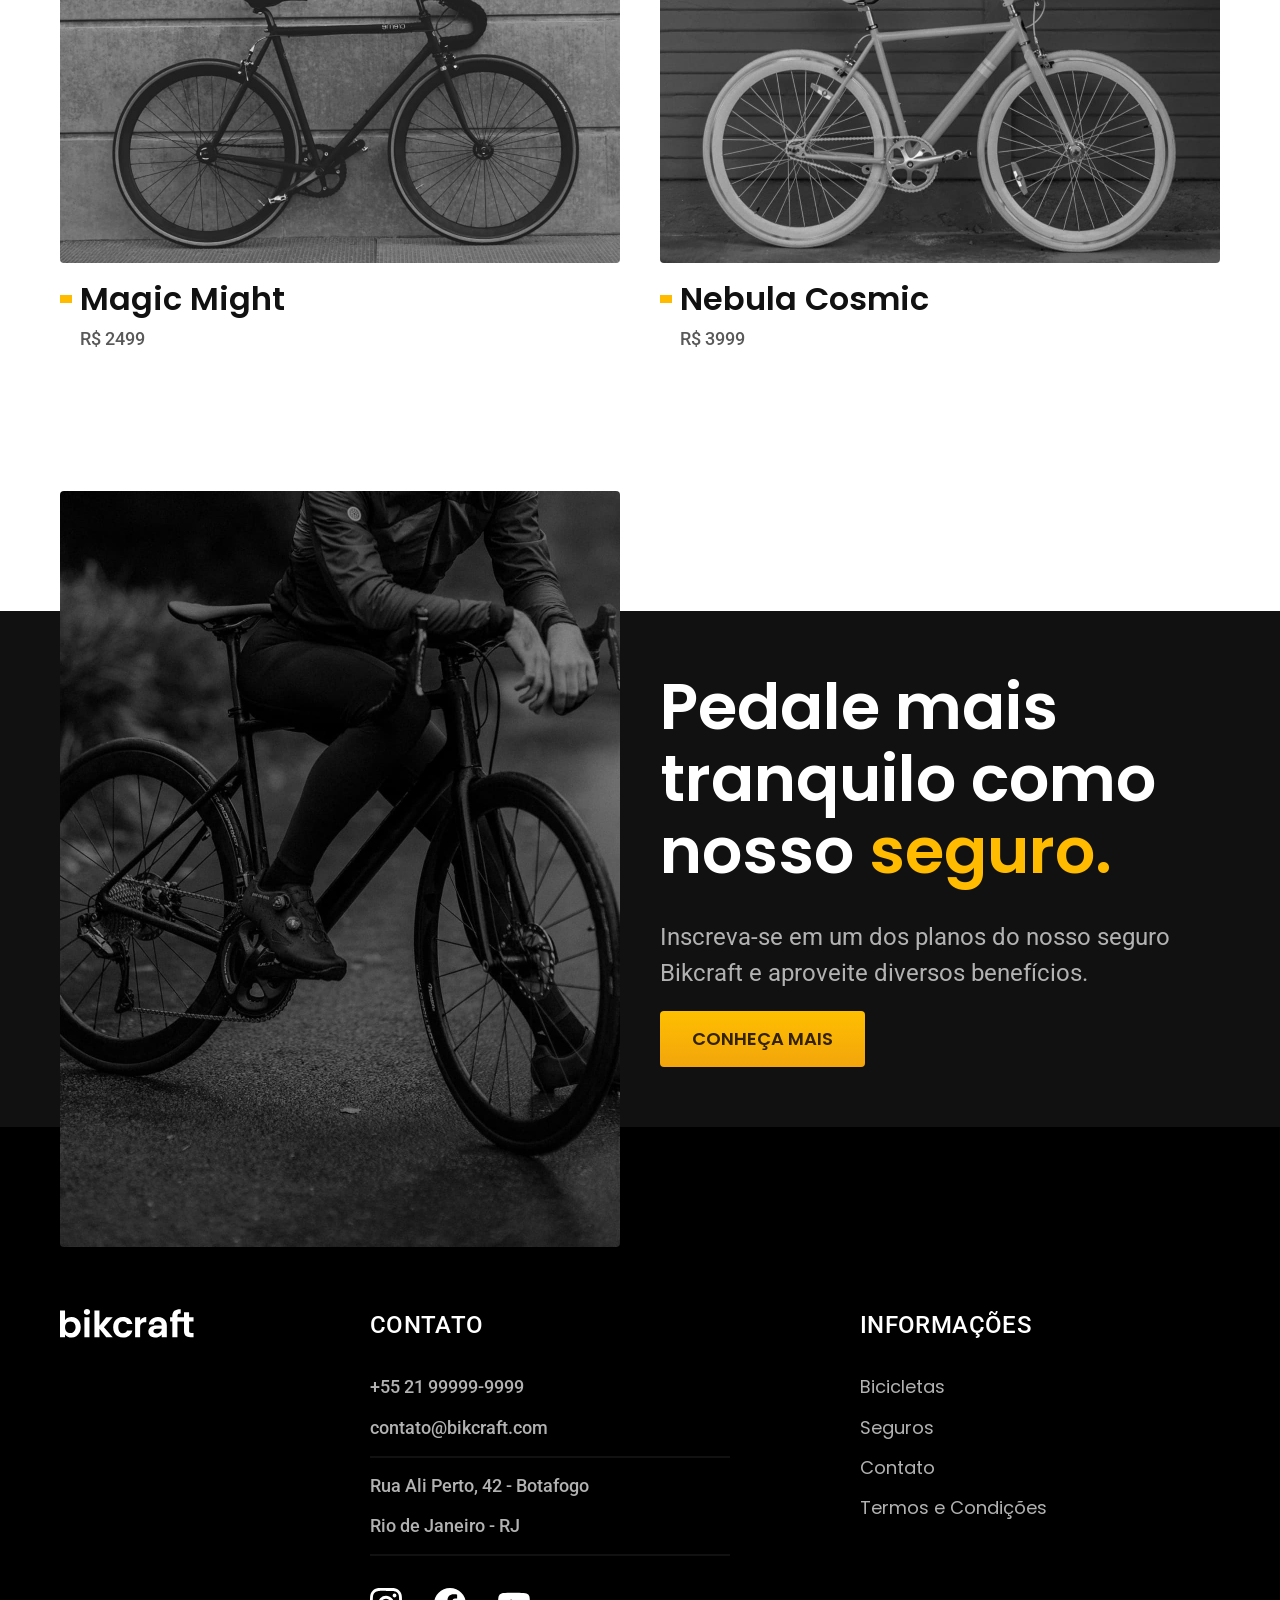
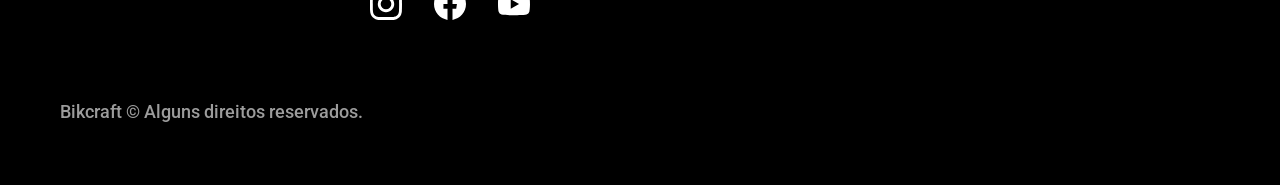
<file: bicicletas/nimbus.html>
<!DOCTYPE html>
<html lang="pt-br">

<head>
  <meta charset="UTF-8">
  <meta name="viewport" content="width=device-width, initial-scale=1.0">
  <title>Nimbus | Bikcraft</title>
  <meta name="description" content="Nimbus.">
  <link rel="icon" href="../favicon.svg" type="image/svg+xml">
  <link rel="preload" href="../css/style.min.css" as="style">
  <link rel="stylesheet" href="../css/style.min.css">
  <link rel="preconnect" href="https://fonts.googleapis.com">
  <link rel="preconnect" href="https://fonts.gstatic.com" crossorigin>
  <link href="https://fonts.googleapis.com/css2?family=Merriweather:ital,wght@1,900&family=Poppins:wght@500;600&family=Roboto:wght@400;500&display=swap" rel="stylesheet">
  <script>document.documentElement.classList.add('js');</script>
</head>

<body id="bicicleta">
  <header class="header-bg">
    <div class="header container">
      <a href="../">
        <img src="../img/bikcraft.svg" alt="Bikcraft">
      </a>
      <nav aria-label="primaria">
        <ul class="header-menu font-1-m cor-0">
          <li><a href="../bicicletas.html">Bicicletas</a></li>
          <li><a href="../seguros.html">Seguros</a></li>
          <li><a href="../contato.html">Contato</a></li>
        </ul>
      </nav>
    </div>
  </header>

  <main class="titulo-bg">
    <div>
      <div class="titulo container">
        <p class="font-2-xl cor-5">R$ 4999</p>
        <h1 class="font-1-xxl cor-0">Nimbus Stark<span class="cor-p1">.</span></h1>
      </div>
    </div>
    <div class="bicicleta container">
      <div class="bicicleta-imagens">
        <img src="../img/bicicleta/nimbus1.jpg" alt="Nimbus 1">
        <img src="../img/bicicleta/nimbus2.jpg" alt="Nimbus 2">
        <img src="../img/bicicleta/nimbus3.jpg" alt="Nimbus 3">
      </div>
      <div class="bicicleta-conteudo">
        <p class="font-2-l cor-5">A Nimbus Stark é a melhor Bikcraft já criada pela nossa equipe. Ela vem equipada com os melhores acessórios, o que garante maior velocidade.</p>
        <div class="bicicleta-comprar">
          <a class="botao" href="../orcamento.html?tipo=bikcraft&produto=nimbus">Comprar Agora</a>
          <span class="font-1-xs cor-6"><img src="../img/icones/entrega.svg" alt="">entrega em 5 dias</span>
          <span class="font-1-xs cor-6"><img src="../img/icones/estoque.svg" alt="">18 em estoque</span>
        </div>
        <h2 class="font-1-xs cor-0">Informações</h2>
        <ul class="bicicleta-informacoes">
          <li>
            <img src="../img/icones/eletrica.svg" alt="">
            <h3 class="font-1-m cor-0">Motor Elétrico</h3>
            <p class="font-2-xs cor-5">Permite você viajar distâncias inimaginaveis com a sua bike.</p>
          </li>
          <li>
            <img src="../img/icones/velocidade.svg" alt="">
            <h3 class="font-1-m cor-0">50 km/h</h3>
            <p class="font-2-xs cor-5">A mais rápida bicicleta elétrica disponível hoje no mercado.</p>
          </li>
          <li>
            <img src="../img/icones/rastreador.svg" alt="">
            <h3 class="font-1-m cor-0">Rastreador</h3>
            <p class="font-2-xs cor-5">Rastreador e sistema anti-furto para garantir o seu sossego.</p>
          </li>
          <li>
            <img src="../img/icones/carbono.svg" alt="">
            <h3 class="font-1-m cor-0">Fibra de Carbono</h3>
            <p class="font-2-xs cor-5">Maior proteção possível para a sua Bikcraft com fibra de carbono.</p>
          </li>
        </ul>
        <h2 class="font-1-xs cor-0">Ficha Técnica</h2>
        <ul class="bicicleta-ficha font-2-s cor-4">
          <li>Peso <span>9 kg</span></li>
          <li>Altura <span>60 cm</span></li>
          <li>Largura <span>120 cm</span></li>
          <li>Profundidade <span>10 cm</span></li>
          <li>Marchas <span>16</span></li>
          <li>Roda <span>29</span></li>
        </ul>
      </div>
    </div>
  </main>
  <article class="bicicletas-lista container">
    <h2 class="font-1-xxl">outras bicicletas<span class="cor-p1">.</span></h2>
    <ul>
      <li>
        <a href="./magic.html">
          <img src="../img/bicicletas/magic.jpg" alt="Bicicleta preta">
          <h3 class="font-1-xl">Magic Might</h3>
          <span class="font-2-m cor-8">R$ 2499</span>
        </a>
      </li>
      <li>
        <a href="./nebula.html">
          <img src="../img/bicicletas/nebula.jpg" alt="Bicicleta preta">
          <h3 class="font-1-xl">Nebula Cosmic</h3>
          <span class="font-2-m cor-8">R$ 3999</span>
        </a>
      </li>
    </ul>
  </article>
  <article class="seguro-bg">
    <div class="seguro container">
      <div class="seguro-imagem">
        <img src="../img/fotos/seguros.jpg" alt="Pessoa para em cima de uma bicicleta">
      </div>
      <div class="seguro-conteudo">
        <h2 class="font-1-xxl cor-0">Pedale mais tranquilo como nosso <span class="cor-p1">seguro.</span></h2>
        <p class="font-2-l cor-5">Inscreva-se em um dos planos do nosso seguro Bikcraft e aproveite diversos benefícios.</p>
        <a class="botao" href="../seguros.html">Conheça Mais</a>
      </div>
    </div>
  </article>
  <footer class="footer-bg">
    <div class="footer container">
      <img src="../img/bikcraft.svg" alt="Bikcraft">
      <div class="footer-contato">
        <h3 class="font-2-l-b cor-0">Contato</h3>
        <ul class="font-2-m cor-5">
          <li><a href="tel:+5521999999999">+55 21 99999-9999</a></li>
          <li><a href="mailto:contato@bikcraft.com">contato@bikcraft.com</a></li>
          <li>Rua Ali Perto, 42 - Botafogo</li>
          <li>Rio de Janeiro - RJ</li>
        </ul>
        <div class="footer-redes">
          <a href="../">
            <img src="../img/redes/instagram.svg" alt="Instagram">
          </a>
          <a href="./">
            <img src="../img/redes/facebook.svg" alt="Facebook">
          </a>
          <a href="./">
            <img src="../img/redes/youtube.svg" alt="Youtube">
          </a>
        </div>
      </div>
      <div class="footer-informacoes">
        <h3 class="font-2-l-b cor-0">Informações</h3>
        <nav>
          <ul class="font-1-m cor-5">
            <li><a href="../bicicletas.html">Bicicletas</a></li>
            <li><a href="../seguros.html">Seguros</a></li>
            <li><a href="../contato.html">Contato</a></li>
            <li><a href="../termos.html">Termos e Condições</a></li>
          </ul>
        </nav>
      </div>
      <p class="footer-copy font-2-m cor-6">Bikcraft © Alguns direitos reservados.</p>
    </div>
  </footer>
  <script src="../js/script.js"></script>
</body>

</html>
</file>
<file: css/style.min.css>
body{margin:0;font-family:Arial,Helvetica,sans-serif;color:#111}blockquote,dd,h1,h2,h3,h4,p,ul{margin:0}ul{padding:0;list-style:none}a{text-decoration:none;color:inherit}img{max-width:100%;height:auto;display:block}img[src$=".jpg"]{border-radius:4px}.font-1-xs{font:400 0.75rem/1.35 Poppins,sans-serif}.font-2-xs{font:400 0.875rem/1.43 Roboto,sans-serif}.font-1-s{font:400 1rem/1.5 Poppins,sans-serif}.font-2-s{font:400 1rem/1.5 Roboto,sans-serif}.font-1-m,.font-1-m-b{font:400 1.125rem/1.35 Poppins,sans-serif}.font-1-m-b{font-weight:600}.font-2-m{font:500 1.125rem/1.35 Roboto,sans-serif}.font-1-l{font:400 1.5rem/1.5 Poppins,sans-serif}.font-2-l,.font-2-l-b{font:400 1.5rem/1.5 Roboto,sans-serif}.font-2-l-b{font-weight:500;letter-spacing:.015em;text-transform:uppercase}.font-1-xl{font:600 2rem/1.25 Poppins,sans-serif}.font-2-xl{font:500 2rem/1.25 Roboto,sans-serif}.font-1-xxl{font:600 4rem/1.125 Poppins,sans-serif}@media (max-width:1200px){.font-1-xxl{font-size:3rem}.font-2-l,.font-2-l-b{font-size:1.125rem}}@media (max-width:800px){.font-1-xxl{font-size:2rem}.font-1-xl,.font-2-xl{font-size:1.5rem}}:root{--cor-0:#ffffff;--cor-1:#f7f7f7;--cor-2:#ededed;--cor-3:#dedede;--cor-4:#cccccc;--cor-5:#b2b2b2;--cor-6:#9c9c9c;--cor-7:#717171;--cor-8:#595959;--cor-9:#404040;--cor-10:#2e2e2e;--cor-11:#111111;--cor-12:#000000;--cor-p1:#ffbb00;--cor-p2:#e4a30b;--cor-p3:#a66f00;--cor-p4:#664400;--cor-p5:#332200}.cor-0{color:var(--cor-0)}.cor-1{color:var(--cor-1)}.cor-2{color:var(--cor-2)}.cor-3{color:var(--cor-3)}.cor-4{color:var(--cor-4)}.cor-5{color:var(--cor-5)}.cor-6{color:var(--cor-6)}.cor-7{color:var(--cor-7)}.cor-8{color:var(--cor-8)}.cor-9{color:var(--cor-9)}.cor-10{color:var(--cor-10)}.cor-11{color:var(--cor-11)}.cor-12{color:var(--cor-12)}.cor-p1{color:var(--cor-p1)}.cor-p2{color:var(--cor-p2)}.cor-p3{color:var(--cor-p3)}.cor-p4{color:var(--cor-p4)}.cor-p5{color:var(--cor-p5)}.header-bg{background-color:var(--cor-12)}.header{display:flex;flex-wrap:wrap;gap:20px;justify-content:space-between;align-items:center;padding-top:20px;padding-bottom:20px}.header-menu{display:flex;flex-wrap:wrap;gap:40px}.header-menu a{display:inline-block;padding:16px 0;position:relative}.header-menu a::after{content:"";display:block;height:2px;width:0;background:var(--cor-0);margin-top:4px;transition:.3s;position:absolute}.header-menu a.ativo::after,.header-menu a:hover::after{width:100%}@media (max-width:800px){.header-menu{gap:20px}.header-menu a{background:var(--cor-11);padding:12px 16px;border-radius:4px}.header-menu a:hover{background-color:var(--cor-10)}.header a::after{display:none}}@media (max-width:600px){.header-menu{gap:12px}.header-menu a{padding:8px 12px;font-size:14px}}.footer-bg{background-color:var(--cor-12)}.footer{display:grid;grid-template-columns:3fr 5fr 4fr;gap:40px;padding-top:60px;padding-bottom:60px}.footer h3{margin-bottom:32px}.footer-contato ul{margin-bottom:32px}.footer-contato li:nth-child(2n)::after{content:"";display:block;max-width:360px;height:2px;background:var(--cor-11);margin-top:16px}.footer li{margin-bottom:16px}.footer-redes{display:flex;gap:32px}.footer a:hover{color:var(--cor-0)}.footer-copy{grid-column:1/-1;margin-top:40px}@media (max-width:800px){.footer>img{display:none}.footer{grid-template-columns:1fr 1fr}}@media (max-width:600px){.footer{grid-template-columns:1fr;gap:60px}.footer-copy{margin-top:0}}.container{box-sizing:border-box;max-width:1200px;padding-left:20px;padding-right:20px;margin-left:auto;margin-right:auto}.botao{display:inline-block;padding:16px 32px;background:linear-gradient(#ffbf00,#f2a50c);border-radius:4px;box-shadow:0 1px 2px rgba(0,0,0,.1);text-transform:uppercase;color:var(--cor-p5);font:600 1.125rem/1.35 Poppins,sans-serif;max-width:max-content;border:none;cursor:pointer}.botao:hover{background:linear-gradient(#ffb60d,#e59317)}.botao.secundario{background:var(--cor-10);color:var(--cor-2)}.botao.secundario:hover{background:var(--cor-9)}.botao.seta{display:flex;align-items:center}.botao.seta::after{content:"";display:inline-block;width:18px;height:10px;margin-left:12px;background:url("../img/icones/seta.svg");transition:transform .2s}.botao.seta:hover::after{transform:translateX(4px)}@media (max-width:600px){.botao{padding:12px 16px;font-size:1rem}}.link{display:inline-block;color:var(--cor-p1);font:500 1.5rem/1.5 Poppins,sans-serif;text-transform:uppercase}.link::after{content:"";display:block;width:100%;height:4px;background-color:currentColor}.link:hover{color:var(--cor-0)}.titulo-bg{padding-top:60px;padding-bottom:60px;background-color:var(--cor-11)}.titulo{background:url("../img/dec/top-right.svg") no-repeat top right 20px}.titulo p{margin-bottom:4px}@media (max-width:800px){.titulo-bg{padding-top:40px;padding-bottom:40px}.titulo p{font-size:1rem;text-transform:lowercase;font-weight:400}}.form{display:grid;grid-template-columns:1fr 1fr;gap:20px}.form .col-2{grid-column:span 2}.form label{display:block;margin-bottom:4px;font:400 1rem/1.5 Poppins,sans-serif}.form input[type=email],.form input[type=text],.form textarea{font:400 1rem/1.5 Roboto,sans-serif;background:var(--cor-1);border:1px solid var(--cor-2);box-sizing:border-box;border-radius:4px;padding:12px;width:100%;box-sizing:border-box}.form input[type=email]:focus,.form input[type=text]:focus,.form textarea:focus{outline:0;border-color:var(--cor-p1);background:var(--cor-0);box-shadow:0 0 0 2px #fea}#contato .form button{margin-top:20px}@media (max-width:600px){.form{grid-template-columns:1fr}.form .col-2{grid-column:1}}.introducao-bg{background:var(--cor-12) url("../img/dec/bottom-left.svg") no-repeat bottom 160px left 20px;box-shadow:inset 0 -120px var(--cor-0)}.introducao{display:grid;grid-template-columns:1fr 1fr;gap:0 40px}.introducao-conteudo{align-self:end;padding-bottom:200px}.introducao img{width:100%;height:100%;object-fit:cover;border-radius:4px}.introducao h1{margin-bottom:32px}.introducao p{margin-bottom:20px}@media (max-width:800px){.introducao-bg{background:var(--cor-11);padding-top:40px;box-shadow:inset 0 -60px var(--cor-0)}.introducao{grid-template-columns:1fr;gap:32px}.introducao-conteudo{padding-bottom:0}.introducao h1{margin-bottom:16px}.introducao img{height:300px;width:100%}}.tecnologia-bg{background-color:var(--cor-11);box-shadow:inset 0 80px var(--cor-0),inset 0 -80px var(--cor-0)}.tecnologia{display:grid;grid-template-columns:1fr 1fr;gap:40px}.tecnologia-imagem img{width:100%;height:100%;object-fit:cover;object-position:left}.tecnologia-conteudo{padding-top:160px;padding-bottom:160px}.tecnologia-conteudo>span{display:block;margin-bottom:20px}.tecnologia-conteudo h2{margin-bottom:32px}.tecnologia-conteudo>p{margin-bottom:20px}.tecnologia a{margin-bottom:80px}.tecnologia-vantagens{display:flex;gap:40px}.tecnologia-vantagens h3{margin-bottom:8px;width:max-content}.tecnologia-vantagens img{width:24px;margin-bottom:8px}@media (max-width:800px){.tecnologia-bg{box-shadow:initial}.tecnologia{grid-template-columns:1fr}.tecnologia-conteudo{padding-top:60px;padding-bottom:60px}.tecnologia-imagem{display:none}.tecnologia a{margin-bottom:60px}}@media (max-width:800px){.tecnologia-vantagens{flex-direction:column}}.parceiros{padding-top:60px;padding-bottom:120px}.parceiros h2{margin-bottom:60px}.parceiros ul{padding:0 20px;max-width:1400px;display:grid;grid-template-columns:repeat(4,1fr);margin:0 auto}.parceiros li{display:flex;padding:32px;border-left:2px solid var(--cor-2)}.parceiros img{margin:auto}.parceiros li:first-child,.parceiros li:nth-child(5){border-left:none}.parceiros li:nth-child(n+5){border-top:2px solid var(--cor-2)}@media (max-width:800px){.parceiros{padding-bottom:60px}.parceiros li{padding:20px}.parceiros h2{margin-bottom:20px}.parceiros ul{grid-template-columns:repeat(2,1fr)}.parceiros li:nth-child(n+3){border-top:2px solid var(--cor-2)}.parceiros li:nth-child(odd){border-left:none}}.depoimento{display:grid;grid-template-columns:1fr 1fr;background-color:var(--cor-p1);overflow:hidden}.depoimento img{width:100%;height:100%;object-fit:cover;border-radius:0}.depoimento-conteudo{padding:40px 40px 80px 80px;align-self:end;background:url("../img/dec/bottom-right-p.svg") no-repeat bottom 40px right 40px}.depoimento-conteudo p{max-width:32ch;font-family:Merriweather,serif;font-style:italic;font-weight:900;margin-bottom:32px;position:relative}.depoimento p::after,.depoimento p::before{font-size:5rem;color:var(--cor-p2);position:absolute}.depoimento p::before{content:"“";left:-50px;top:-20px}.depoimento p::after{content:"”"}@media (min-width:1200px){.depoimento img{max-height:520px}}@media (max-width:800px){.depoimento{grid-template-columns:1fr;text-align:center}.depoimento img{max-height:200px}.depoimento-conteudo{padding:40px 20px;margin:auto}}.bicicletas-lista{padding-top:60px;padding-bottom:120px}.bicicletas-lista h2{margin-bottom:40px}.bicicletas-lista ul{display:flex;gap:40px;padding:0 20px 20px 20px;max-width:1400px;margin-left:auto;margin-right:auto;overflow-x:auto}#bicicleta .bicicletas-lista ul{padding:0 0 20px 0}.bicicletas-lista li{flex:1;min-width:280px}.bicicletas-lista a{display:block}.bicicletas-lista img{margin-bottom:16px}.bicicletas-lista h3{margin-bottom:8px;display:flex;align-items:center}.bicicletas-lista h3::before{content:"";display:inline-block;height:8px;width:12px;margin-right:8px;background-color:var(--cor-p1);transition:width .2s}.bicicletas-lista a:hover h3::before{width:24px}.bicicletas-lista li span{padding-left:20px}@media (max-width:800px){.bicicletas-lista{padding-bottom:60px}.bicicletas-lista ul{gap:20px}}.bicicletas-bg{background:linear-gradient(to right,var(--cor-0) 30%,var(--cor-11) 0)}.bicicletas{display:grid;grid-template-columns:1fr 1fr;gap:40px;padding-top:60px;padding-bottom:60px;background:url("../img/dec/top-right.svg") no-repeat top 40px right 20px}.bicicletas-imagem{display:grid}.bicicletas-imagem img{grid-area:1/1}.bicicletas-imagem span{grid-area:1/1;place-self:start end;margin-top:20px;background:var(--cor-12);display:inline-block;padding:8px 16px 8px 8px;border-radius:4px 0 0 4px}.bicicletas-conteudo{display:grid;grid-template-columns:1fr auto;align-content:start}.bicicletas h2,.bicicletas p{grid-column:1/-1}.bicicletas h2{margin-bottom:20px}.bicicletas h2::before{content:"";display:block;width:12px;height:8px;background-color:var(--cor-p1);margin-bottom:8px}.bicicletas p{margin-bottom:32px}.bicicletas a{place-self:end}.bicicletas li{display:flex;align-items:center}.bicicletas ul{display:grid;gap:16px}.bicicletas-conteudo img{width:24px;margin-right:8px}@media (max-width:800px){.bicicletas-bg{background:var(--cor-11)}.bicicletas{grid-template-columns:1fr;gap:20px;padding-top:40px;padding-bottom:40px}}@media (max-width:600px){.bicicletas-conteudo{grid-template-columns:1fr}.bicicletas ul{font-size:1rem;grid-template-columns:1fr 1fr;margin-bottom:32px}.bicicletas a{place-self:start}}.bicicleta{display:grid;grid-template-columns:1fr 1fr;align-items:start;gap:40px;padding-top:60px;padding-bottom:60px}#bicicleta .titulo p{text-transform:uppercase}.bicicleta-imagens{display:flex;flex-wrap:wrap;gap:20px}.bicicleta-imagens img{flex:1;min-width:200px}.bicicleta-imagens img:first-child{min-width:100%}.bicicleta-conteudo>p{margin-bottom:32px}.bicicleta-comprar{display:grid;grid-template-columns:max-content auto;align-items:center;justify-items:start;gap:8px 12px;margin-bottom:40px}.bicicleta-comprar a{grid-row:span 2}.bicicleta-comprar span{display:flex;align-items:center;background-color:var(--cor-12);gap:8px;padding:4px 8px;border-radius:4px}.bicicleta-conteudo h2{text-transform:uppercase;letter-spacing:.015em;margin-bottom:12px}.bicicleta-ficha,.bicicleta-informacoes{padding:32px;background-color:var(--cor-12);border-radius:4px}.bicicleta-informacoes{margin-bottom:40px;display:grid;grid-template-columns:1fr 1fr;gap:32px}.bicicleta-informacoes img{width:24px;margin-bottom:8px}.bicicleta-informacoes h3{margin-bottom:8px}.bicicleta-ficha li{padding:4px 0;display:flex;justify-content:space-between;border-bottom:1px solid var(--cor-11)}.bicicleta-ficha li:last-child{border-bottom:none}.bicicleta-ficha span{color:var(--cor-6)}@media (max-width:800px){.bicicleta{grid-template-columns:1fr;padding-top:40px;padding-bottom:40px}.bicicleta-imagens{grid-row:2}}@media (max-width:400px){.bicicleta-informacoes{grid-template-columns:1fr}.bicicleta-comprar{grid-template-columns:1fr}}.seguro-bg{background-color:var(--cor-11);box-shadow:inset 0 120px var(--cor-0),inset 0 -120px var(--cor-12)}.seguro{display:grid;grid-template-columns:1fr 1fr;gap:40px}.seguro-imagem img{width:100%;height:100%;object-fit:cover}.seguro-conteudo{padding-top:180px;padding-bottom:180px}.seguro h2{margin-bottom:32px}.seguro p{margin-bottom:20px}@media (max-width:800px){.seguro-bg{box-shadow:0 -60px var(--cor-12)}.seguro{grid-template-columns:1fr}.seguro-conteudo{grid-row:1;padding-top:40px;padding-bottom:40px}}.seguros-bg{background-color:var(--cor-11)}.seguros{padding-top:60px;padding-bottom:60px;display:grid;grid-template-columns:1fr 1fr;gap:40px;align-items:center}#seguros .seguros{padding-top:0}.seguros h2{grid-column:1/-1}.seguros-item{background-color:var(--cor-12);padding:32px 32px 32px 60px;display:grid;grid-template-columns:1fr auto;border-radius:4px}.seguros-item h3{margin-bottom:40px}.seguros-item span{grid-column:2;display:block;text-align:right}.seguros-item ul{grid-column:1/-1;margin-bottom:32px}.seguros-item li{display:flex;align-items:center;position:relative}.seguros-item li+li{margin-top:20px}.seguros-item li::before{content:"";display:inline-block;width:13px;height:9px;background-image:url("../img/icones/lista.svg");position:absolute;left:-21px}.seguros-item a{grid-column:1/-1}@media (max-width:800px){.seguros{grid-template-columns:1fr}}.vantagens-bg{background-color:var(--cor-12)}.vantagens{padding-top:120px;padding-bottom:120px}.vantagens h2{margin-bottom:60px}.vantagens ul{display:grid;grid-template-columns:repeat(auto-fit,minmax(280px,max-content));gap:40px 80px}.vantagens h3,.vantagens img{margin-bottom:8px}@media (max-width:800px){.vantagens{padding-top:60px;padding-bottom:60px}.vantagens h2{margin-bottom:40px}.vantagens ul{gap:20px}}.perguntas{padding-top:120px;padding-bottom:120px}.perguntas h2{margin-bottom:60px}.perguntas dl>div{padding:20px;border-radius:4px}.perguntas dl>div:nth-child(odd){background-color:var(--cor-1)}.perguntas button{display:grid;grid-template-columns:auto 1fr auto;align-items:center;gap:8px;cursor:pointer;border:none;background:0 0;width:100%;text-align:left}.perguntas button::before{content:"";display:inline-block;width:12px;height:8px;background-color:var(--cor-p1)}.perguntas button::after{content:"";display:inline-block;width:14px;height:6px;background:url("../img/icones/seta-abrir.svg");transition:.3s}.perguntas button:hover::after,.perguntas button[aria-expanded=true]::after{transform:rotate(180deg)}.js .perguntas dd{display:none}.js .perguntas dd.ativa{display:block}.perguntas dd{padding-left:20px;padding-top:16px;max-width:80ch}@media (max-width:800px){.perguntas{padding-top:60px;padding-bottom:60px}.perguntas h2{margin-bottom:40px}}#contato{background:linear-gradient(var(--cor-11) 600px,var(--cor-1) 0)}.contato{display:grid;grid-template-columns:5fr 7fr}.contato-dados,.contato-formulario{padding:60px;box-shadow:0 1px 2px rgba(0,0,0,.1)}.contato-dados{border-radius:5px 0 0 5px;background:var(--cor-12) url("../img/dec/bottom-left.svg") no-repeat bottom 20px left 20px}.contato-formulario{border-radius:0 5px 5px 0;background:var(--cor-0) url("../img/dec/bottom-right.svg") no-repeat bottom 20px right 20px}.contato-dados h2{margin-bottom:60px}.contato-endereco{margin-bottom:32px;padding-left:28px;background:url("../img/icones/local.svg") no-repeat 0 2px}.contato-endereco p{margin-bottom:8px}.contato-meios a{display:block;max-width:max-content;margin-bottom:8px;padding-left:28px}.contato-meios a:hover{color:var(--cor-0)}.contato-meios a:first-child{background:url("../img/icones/email.svg") no-repeat 0 2px}.contato-meios a:nth-child(2){margin-bottom:32px}.contato-meios a:nth-child(3){background:url("../img/icones/telefone.svg") no-repeat 0 2px;margin-bottom:60px}.contato-redes{display:flex;gap:32px;padding-left:28px}@media (max-width:800px){.contato{grid-template-columns:1fr}.contato-dados,.contato-formulario{padding:20px}.contato-dados{border-radius:5px 5px 0 0;background:var(--cor-12)}.contato-formulario{border-radius:0 0 5px 5px}.contato-dados h2,.contato-meios a:nth-child(3){margin-bottom:32px}.contato-redes{margin-bottom:12px}}.lojas{display:grid;grid-template-columns:1fr 1fr;gap:0 40px;padding-top:120px;padding-bottom:120px}.lojas h2{grid-column:1/-1;margin-bottom:60px}.lojas img{border-radius:4px 4px 0 0}.lojas-item{border-radius:4px;background:var(--cor-0);box-shadow:0 1px 2px rgb(0,0,0,.1)}.lojas-conteudo{display:grid;grid-template-columns:1fr 1fr;gap:32px 16px;padding:32px}.lojas-conteudo h3,.lojas-tempo{grid-column:1/-1}.lojas-dados{display:grid;gap:8px;border-left:2px solid var(--cor-2);padding-left:12px}.lojas-tempo{display:flex;align-items:center;gap:8px}@media (max-width:800px){.lojas{gap:20px;padding-top:60px;padding-bottom:60px}.lojas h2{margin-bottom:32px}.lojas-conteudo{grid-template-columns:1fr}}@media (max-width:600px){.lojas{grid-template-columns:1fr}}#orcamento{background:linear-gradient(var(--cor-11) 600px,var(--cor-1) 0)}.orcamento{display:grid;grid-template-columns:5fr 7fr;padding-bottom:120px}.orcamento h2{text-transform:uppercase;position:relative;display:flex;align-items:center}.orcamento h2::before{content:"";display:inline-block;width:4px;height:8px;background-color:var(--cor-p1);position:absolute;left:-12px}.orcamento-dados,.orcamento-produto{padding:60px;box-shadow:0 1px 2px rgba(0,0,0,.1)}.orcamento-produto{border-radius:5px 0 0 5px;background:var(--cor-12) url("../img/dec/bottom-left.svg") no-repeat bottom 20px left 20px;display:grid;grid-template-columns:1fr 1fr;gap:20px;align-content:start}.orcamento-produto>*{grid-column:1/-1}.orcamento-produto>label{grid-column:initial}.orcamento-produto label{font:400 1rem/1.5 Poppins,sans-serif;color:var(--cor-4);background-color:var(--cor-10);padding:12px 16px;border-radius:4px;cursor:pointer;display:grid;grid-template-columns:auto 1fr auto;align-items:center;border:1px solid var(--cor-10)}.orcamento-produto input:checked+label{background:var(--cor-0);color:var(--cor-11)}.orcamento-produto label::before{content:"";display:inline-block;box-sizing:border-box;width:12px;height:12px;border:1px solid var(--cor-6);border-radius:50%;margin-right:8px}.orcamento-produto input:checked+label::before{border-color:var(--cor-7);box-shadow:inset 0 0 0 3px var(--cor-0),inset 0 0 0 6px var(--cor-7)}.orcamento-produto label:hover{background-color:var(--cor-9);border-color:var(--cor-9)}.orcamento-produto input:focus+label{box-shadow:0 0 0 2px var(--cor-p1);border-color:var(--cor-12)}.orcamento-produto label span{display:none}.orcamento-produto input:checked+label span{display:inline-block}.orcamento-produto input{opacity:0;position:absolute;pointer-events:none}.orcamento-dados{border-radius:0 5px 5px 0;background:var(--cor-0) url("../img/dec/bottom-right.svg") no-repeat bottom 20px right 20px}.orcamento-conteudo{display:none}.orcamento-conteudo h2,.orcamento-dados h2:nth-of-type(n+2){margin-top:20px}#bikcraft:checked~#orcamento-bikcraft,#seguro:checked~#orcamento-seguro{display:grid;gap:20px}.orcamento-detalhes{display:none;background:var(--cor-0);padding:20px;grid-template-columns:1fr 1fr;border-radius:4px;align-items:center}.orcamento-detalhes li{display:flex;align-items:center;margin-bottom:8px}.orcamento-detalhes li img{width:16px;margin-right:8px}.orcamento-produto input:checked+label+.orcamento-detalhes{display:grid}@media (max-width:1200px){.orcamento-dados,.orcamento-produto{padding:32px}}@media (max-width:800px){.orcamento{grid-template-columns:1fr}.orcamento-produto{border-radius:5px 5px 0 0;background:var(--cor-12)}.orcamento-dados{border-radius:0 0 5px 5px}}@media (max-width:400px){.orcamento-produto{grid-template-columns:1fr}}.termos{padding-top:80px;padding-bottom:80px}.termos h2{font-weight:600;margin-bottom:20px}.termos p+h2{margin-top:40px}.termos p{max-width:75ch;margin-bottom:24px}
</file>
